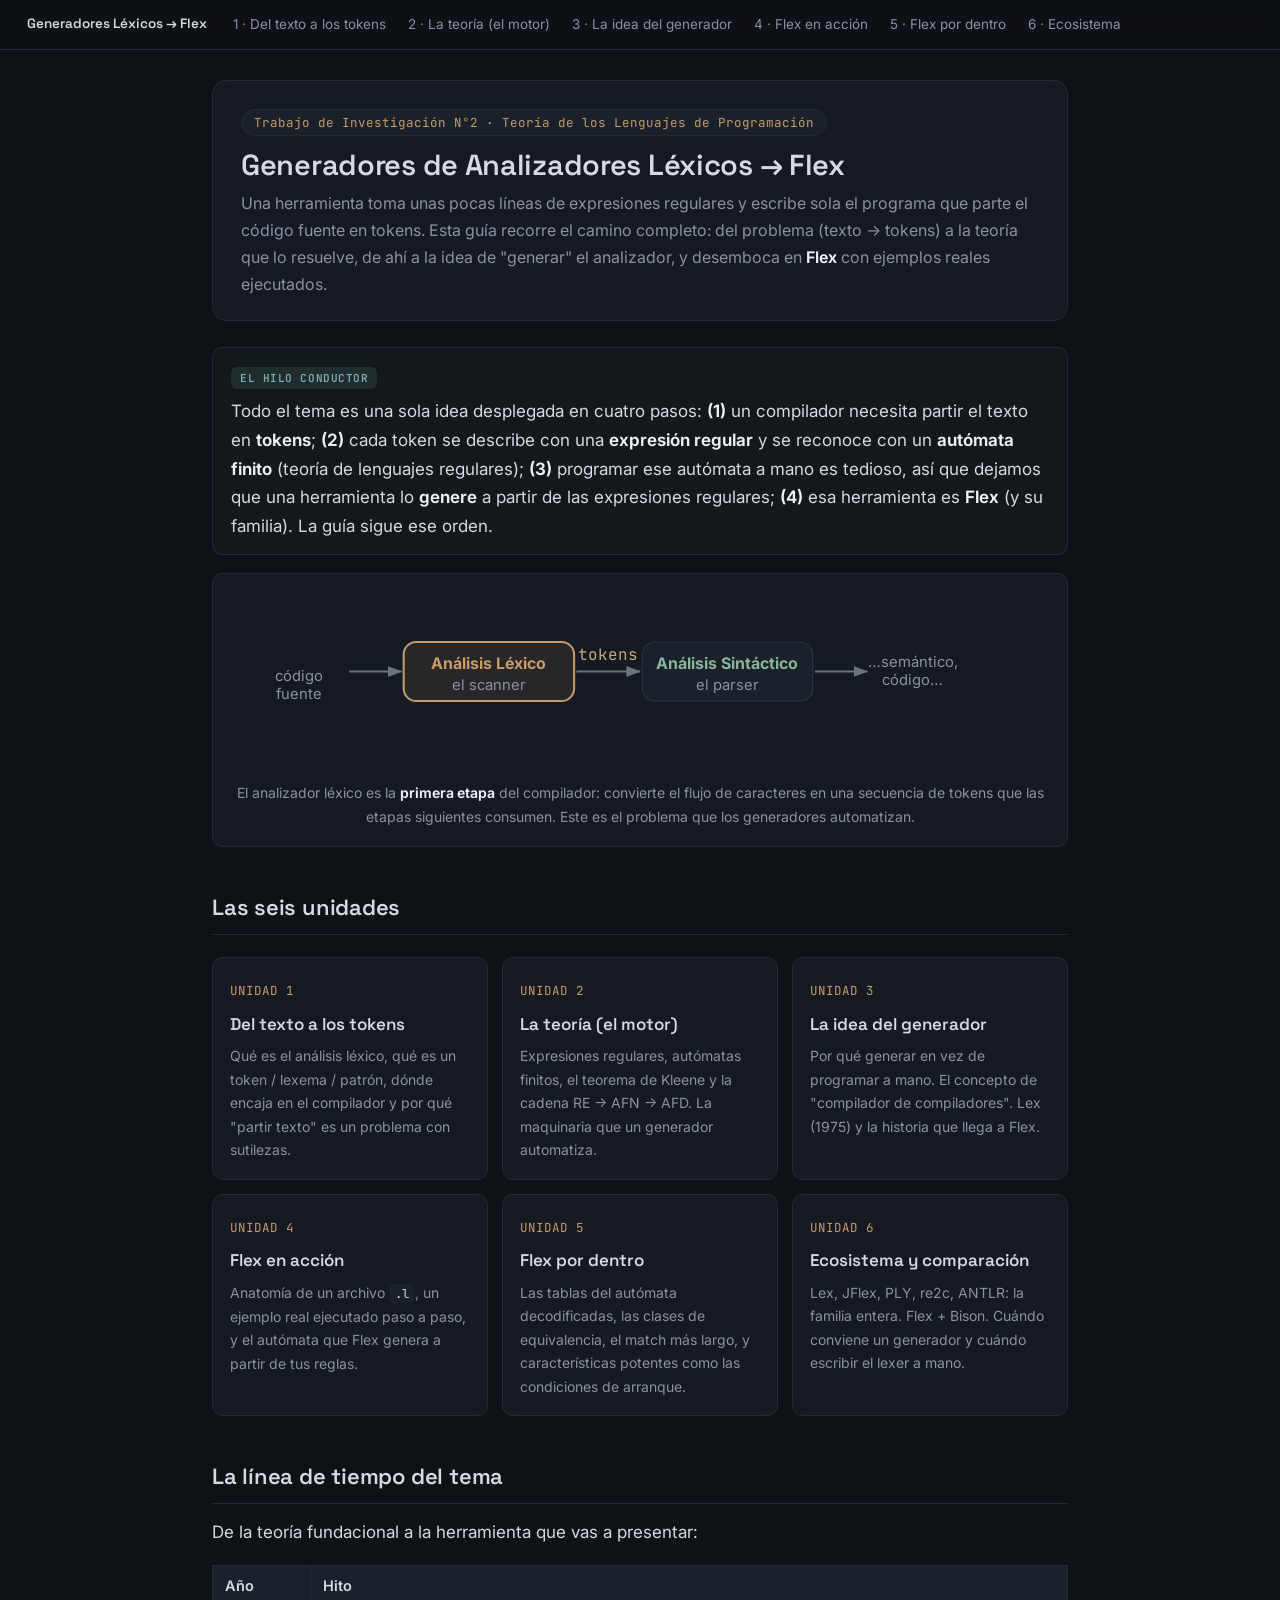
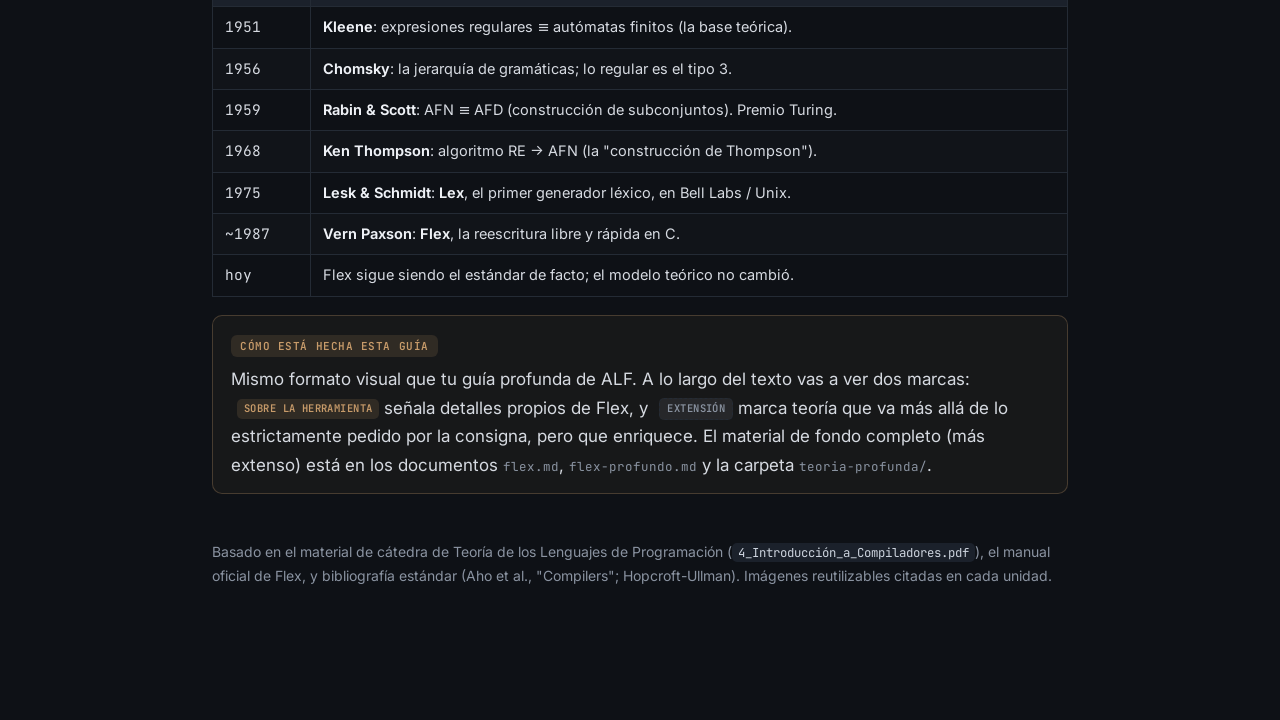
<file: guia-generadores-lexicos/index.html>
<!DOCTYPE html>
<html lang="es">
<head>
<meta charset="UTF-8">
<meta name="viewport" content="width=device-width, initial-scale=1.0">
<title>Generadores de Analizadores Léxicos → Flex</title>
<link rel="stylesheet" href="styles.css">
</head>
<body>
<nav class="nav">
  <a class="home" href="index.html">Generadores Léxicos → Flex</a>
  <a href="u1-del-texto-a-los-tokens.html">1 · Del texto a los tokens</a>
  <a href="u2-la-teoria-el-motor.html">2 · La teoría (el motor)</a>
  <a href="u3-la-idea-del-generador.html">3 · La idea del generador</a>
  <a href="u4-flex-en-accion.html">4 · Flex en acción</a>
  <a href="u5-flex-por-dentro.html">5 · Flex por dentro</a>
  <a href="u6-ecosistema-y-comparacion.html">6 · Ecosistema</a>
</nav>

<main>
  <div class="hero">
    <span class="tag">Trabajo de Investigación N°2 · Teoría de los Lenguajes de Programación</span>
    <h1>Generadores de Analizadores Léxicos → Flex</h1>
    <p>Una herramienta toma unas pocas líneas de expresiones regulares y escribe sola el programa que parte el código fuente en tokens. Esta guía recorre el camino completo: del problema (texto → tokens) a la teoría que lo resuelve, de ahí a la idea de "generar" el analizador, y desemboca en <strong>Flex</strong> con ejemplos reales ejecutados.</p>
  </div>

  <div class="box clave">
    <span class="et">El hilo conductor</span>
    <p>Todo el tema es una sola idea desplegada en cuatro pasos: <strong>(1)</strong> un compilador necesita partir el texto en <strong>tokens</strong>; <strong>(2)</strong> cada token se describe con una <strong>expresión regular</strong> y se reconoce con un <strong>autómata finito</strong> (teoría de lenguajes regulares); <strong>(3)</strong> programar ese autómata a mano es tedioso, así que dejamos que una herramienta lo <strong>genere</strong> a partir de las expresiones regulares; <strong>(4)</strong> esa herramienta es <strong>Flex</strong> (y su familia). La guía sigue ese orden.</p>
  </div>

  <div class="diagrama">
    <svg viewBox="0 0 720 150" role="img" aria-label="El analizador léxico es la primera etapa del compilador">
      <defs><marker id="flecha" markerWidth="10" markerHeight="10" refX="7.5" refY="3" orient="auto" markerUnits="strokeWidth"><path d="M0,0 L8,3 L0,6 Z" fill="#6b7480"/></marker></defs>
      <text x="60" y="78" text-anchor="middle" class="svg-cap">código<tspan x="60" dy="16">fuente</tspan></text>
      <line class="svg-arco" x1="104" y1="70" x2="150" y2="70"/>
      <rect x="152" y="44" width="150" height="52" rx="11" fill="rgba(199,155,106,0.10)" stroke="#c79b6a" stroke-width="1.8"/>
      <text x="227" y="68" text-anchor="middle" font-family="Inter, sans-serif" font-size="14" font-weight="700" fill="#c79b6a">Análisis Léxico</text>
      <text x="227" y="86" text-anchor="middle" class="svg-cap">el scanner</text>
      <line class="svg-arco" x1="304" y1="70" x2="360" y2="70"/>
      <text x="332" y="60" text-anchor="middle" class="svg-rotulo" font-size="12">tokens</text>
      <rect x="362" y="44" width="150" height="52" rx="11" fill="#1b212b" stroke="#2a3340"/>
      <text x="437" y="68" text-anchor="middle" font-family="Inter, sans-serif" font-size="14" font-weight="700" fill="#8ab59a">Análisis Sintáctico</text>
      <text x="437" y="86" text-anchor="middle" class="svg-cap">el parser</text>
      <line class="svg-arco" x1="514" y1="70" x2="560" y2="70"/>
      <text x="600" y="66" text-anchor="middle" class="svg-cap">…semántico,</text>
      <text x="600" y="82" text-anchor="middle" class="svg-cap">código…</text>
    </svg>
    <div class="pie center">El analizador léxico es la <strong>primera etapa</strong> del compilador: convierte el flujo de caracteres en una secuencia de tokens que las etapas siguientes consumen. Este es el problema que los generadores automatizan.</div>
  </div>

  <h2>Las seis unidades</h2>
  <div class="grid">
    <a class="tarjeta" href="u1-del-texto-a-los-tokens.html">
      <span class="num">UNIDAD 1</span>
      <h3>Del texto a los tokens</h3>
      <p>Qué es el análisis léxico, qué es un token / lexema / patrón, dónde encaja en el compilador y por qué "partir texto" es un problema con sutilezas.</p>
    </a>
    <a class="tarjeta" href="u2-la-teoria-el-motor.html">
      <span class="num">UNIDAD 2</span>
      <h3>La teoría (el motor)</h3>
      <p>Expresiones regulares, autómatas finitos, el teorema de Kleene y la cadena RE → AFN → AFD. La maquinaria que un generador automatiza.</p>
    </a>
    <a class="tarjeta" href="u3-la-idea-del-generador.html">
      <span class="num">UNIDAD 3</span>
      <h3>La idea del generador</h3>
      <p>Por qué generar en vez de programar a mano. El concepto de "compilador de compiladores". Lex (1975) y la historia que llega a Flex.</p>
    </a>
    <a class="tarjeta" href="u4-flex-en-accion.html">
      <span class="num">UNIDAD 4</span>
      <h3>Flex en acción</h3>
      <p>Anatomía de un archivo <code>.l</code>, un ejemplo real ejecutado paso a paso, y el autómata que Flex genera a partir de tus reglas.</p>
    </a>
    <a class="tarjeta" href="u5-flex-por-dentro.html">
      <span class="num">UNIDAD 5</span>
      <h3>Flex por dentro</h3>
      <p>Las tablas del autómata decodificadas, las clases de equivalencia, el match más largo, y características potentes como las condiciones de arranque.</p>
    </a>
    <a class="tarjeta" href="u6-ecosistema-y-comparacion.html">
      <span class="num">UNIDAD 6</span>
      <h3>Ecosistema y comparación</h3>
      <p>Lex, JFlex, PLY, re2c, ANTLR: la familia entera. Flex + Bison. Cuándo conviene un generador y cuándo escribir el lexer a mano.</p>
    </a>
  </div>

  <h2>La línea de tiempo del tema</h2>
  <p>De la teoría fundacional a la herramienta que vas a presentar:</p>
  <table>
    <thead><tr><th>Año</th><th>Hito</th></tr></thead>
    <tbody>
      <tr><td class="mono">1951</td><td><strong>Kleene</strong>: expresiones regulares ≡ autómatas finitos (la base teórica).</td></tr>
      <tr><td class="mono">1956</td><td><strong>Chomsky</strong>: la jerarquía de gramáticas; lo regular es el tipo 3.</td></tr>
      <tr><td class="mono">1959</td><td><strong>Rabin &amp; Scott</strong>: AFN ≡ AFD (construcción de subconjuntos). Premio Turing.</td></tr>
      <tr><td class="mono">1968</td><td><strong>Ken Thompson</strong>: algoritmo RE → AFN (la "construcción de Thompson").</td></tr>
      <tr><td class="mono">1975</td><td><strong>Lesk &amp; Schmidt</strong>: <strong>Lex</strong>, el primer generador léxico, en Bell Labs / Unix.</td></tr>
      <tr><td class="mono">~1987</td><td><strong>Vern Paxson</strong>: <strong>Flex</strong>, la reescritura libre y rápida en C.</td></tr>
      <tr><td class="mono">hoy</td><td>Flex sigue siendo el estándar de facto; el modelo teórico no cambió.</td></tr>
    </tbody>
  </table>

  <div class="box tool">
    <span class="et">Cómo está hecha esta guía</span>
    <p>Mismo formato visual que tu guía profunda de ALF. A lo largo del texto vas a ver dos marcas: <span class="badge badge-tool">Sobre la herramienta</span> señala detalles propios de Flex, y <span class="badge badge-ext">Extensión</span> marca teoría que va más allá de lo estrictamente pedido por la consigna, pero que enriquece. El material de fondo completo (más extenso) está en los documentos <span class="refdoc">flex.md</span>, <span class="refdoc">flex-profundo.md</span> y la carpeta <span class="refdoc">teoria-profunda/</span>.</p>
  </div>

  <p style="color:var(--text-dim); font-size:14px; margin-top:46px;">Basado en el material de cátedra de Teoría de los Lenguajes de Programación (<code>4_Introducción_a_Compiladores.pdf</code>), el manual oficial de Flex, y bibliografía estándar (Aho et al., "Compilers"; Hopcroft-Ullman). Imágenes reutilizables citadas en cada unidad.</p>
</main>
<script src="toc.js" defer></script>
</body>
</html>
</file>
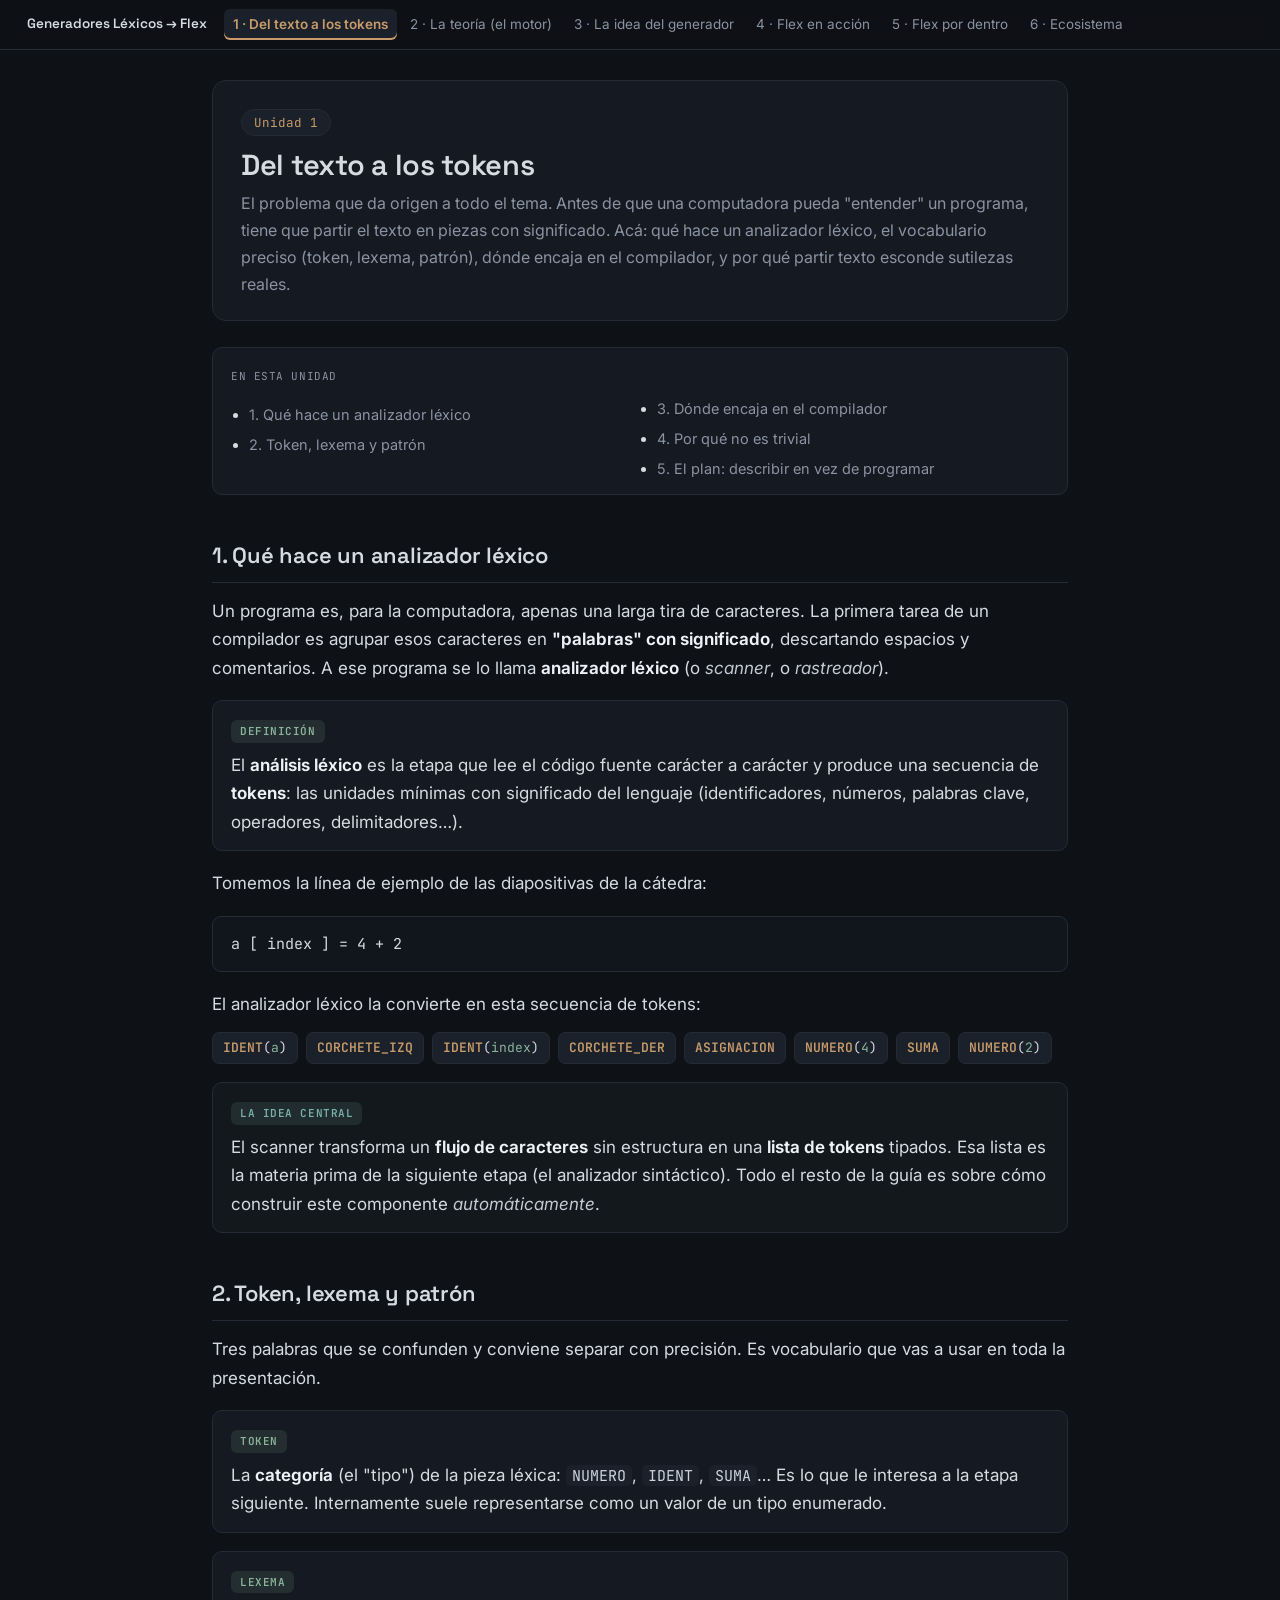
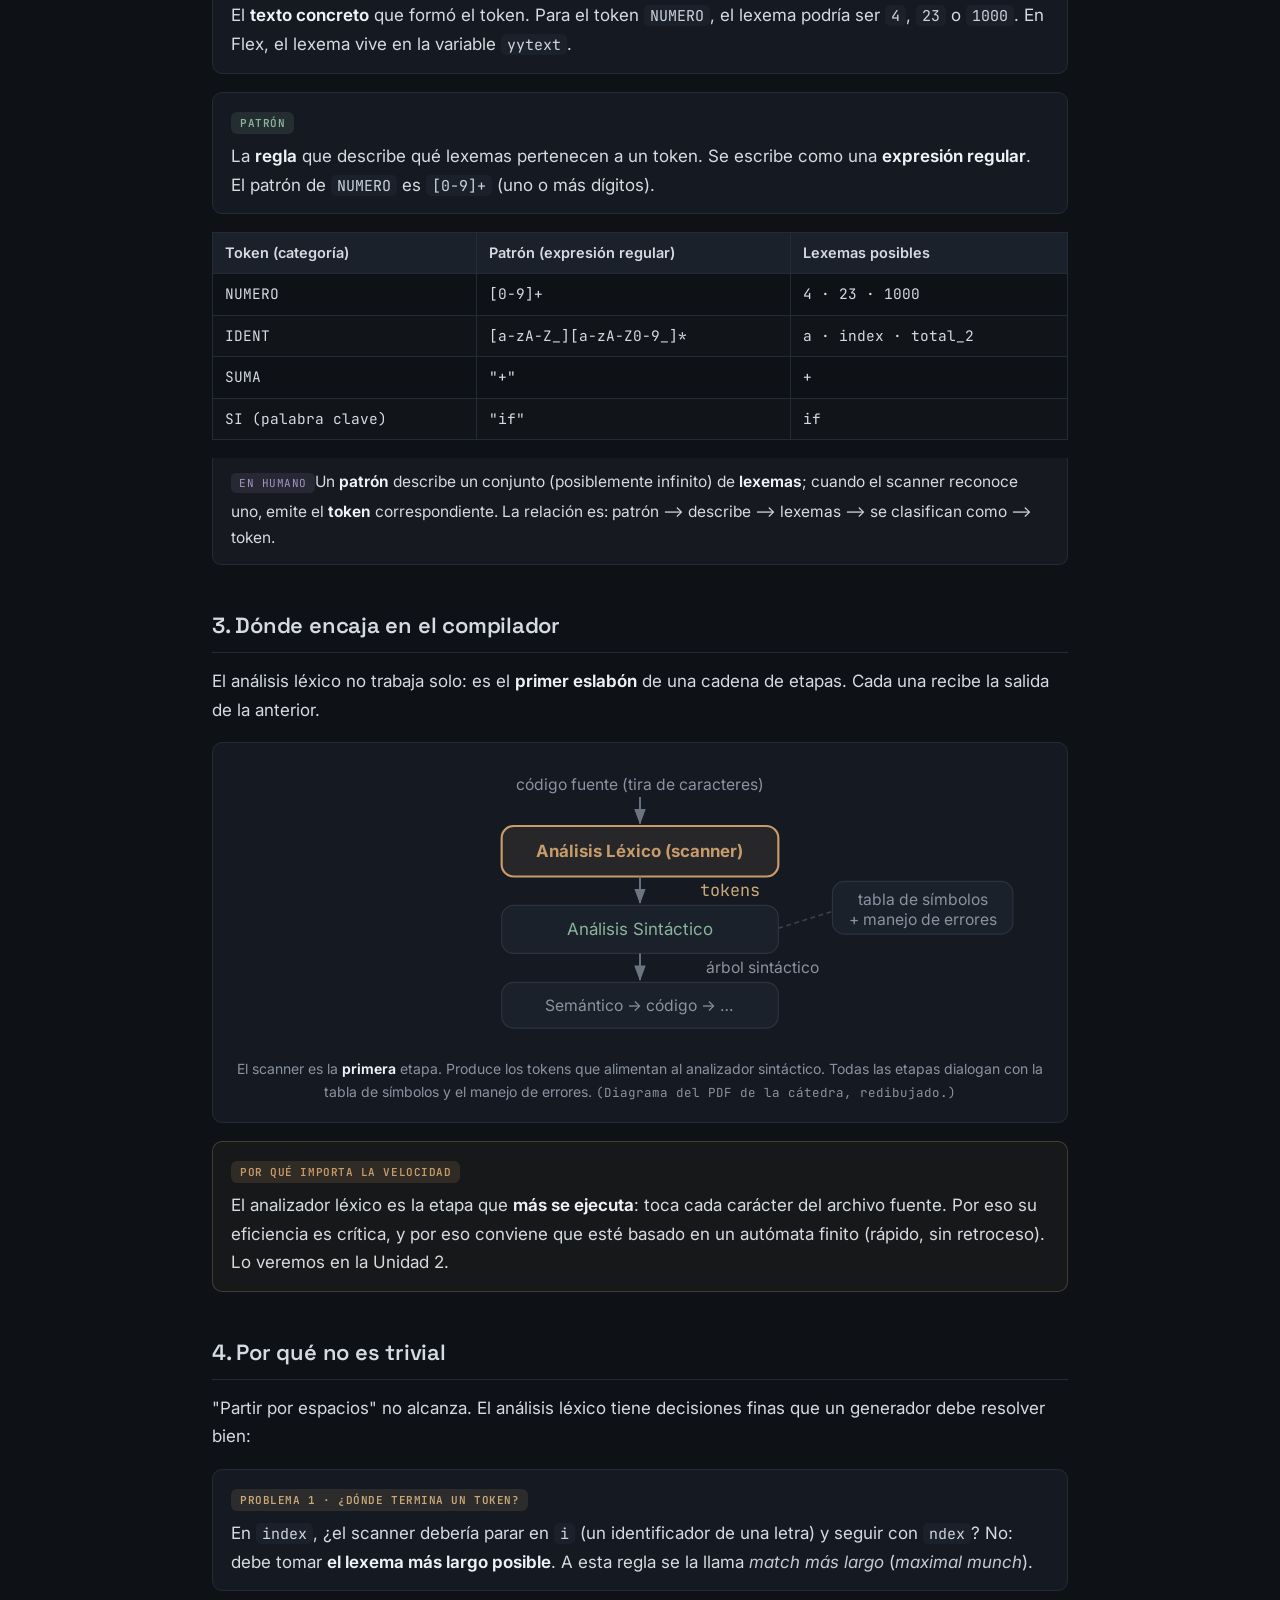
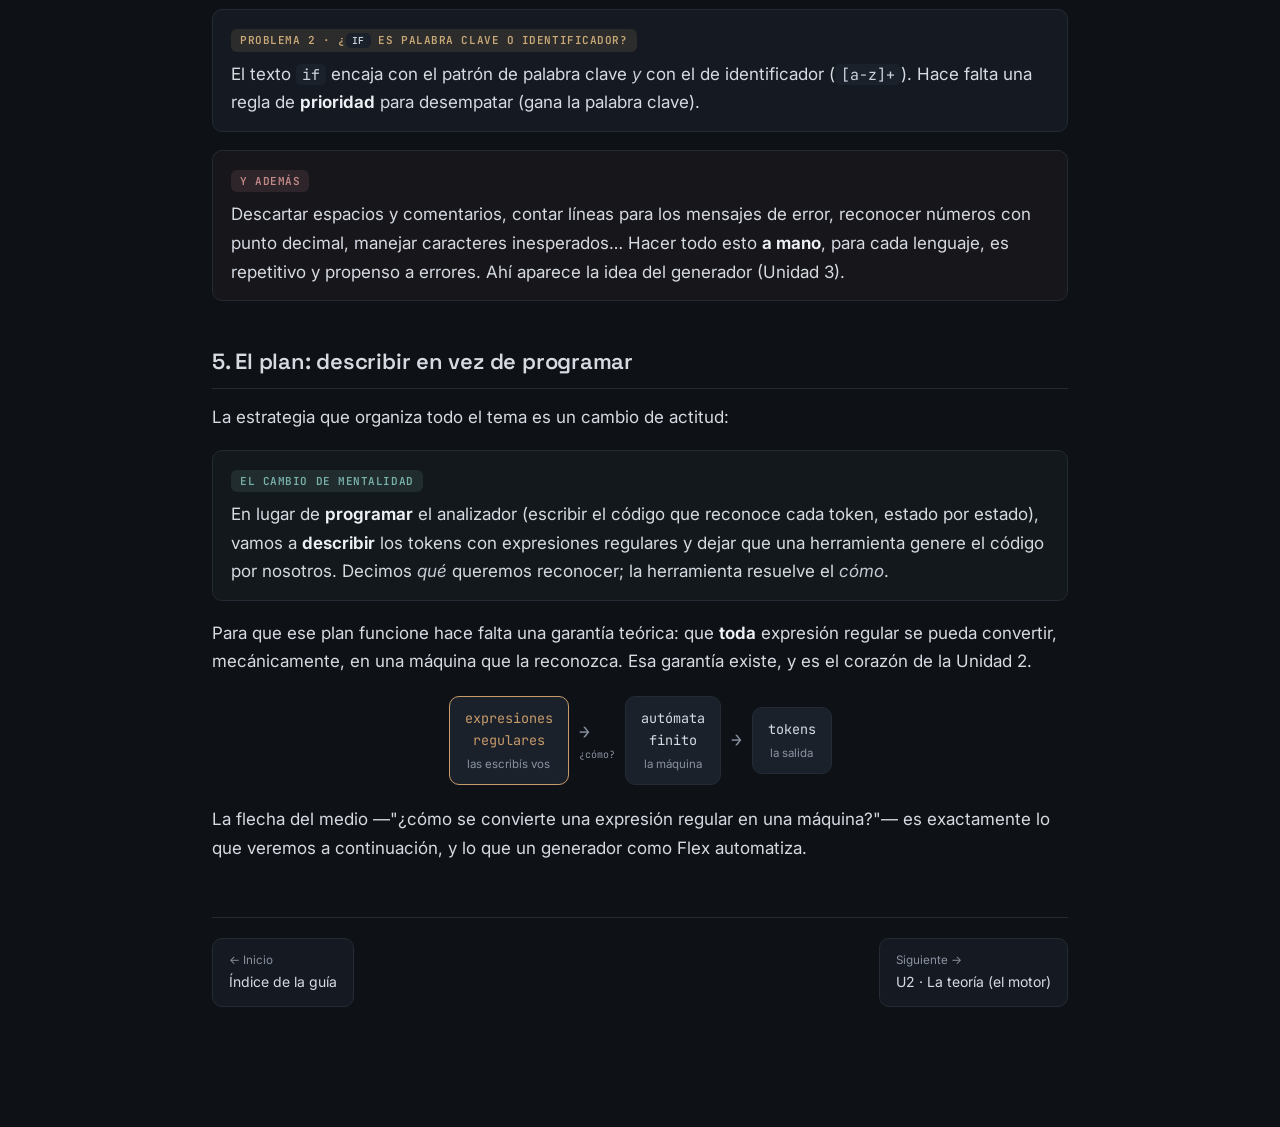
<file: guia-generadores-lexicos/u1-del-texto-a-los-tokens.html>
<!DOCTYPE html>
<html lang="es">
<head>
<meta charset="UTF-8">
<meta name="viewport" content="width=device-width, initial-scale=1.0">
<title>U1 · Del texto a los tokens — Generadores Léxicos</title>
<link rel="stylesheet" href="styles.css">
</head>
<body>
<nav class="nav">
  <a class="home" href="index.html">Generadores Léxicos → Flex</a>
  <a class="activo" href="u1-del-texto-a-los-tokens.html">1 · Del texto a los tokens</a>
  <a href="u2-la-teoria-el-motor.html">2 · La teoría (el motor)</a>
  <a href="u3-la-idea-del-generador.html">3 · La idea del generador</a>
  <a href="u4-flex-en-accion.html">4 · Flex en acción</a>
  <a href="u5-flex-por-dentro.html">5 · Flex por dentro</a>
  <a href="u6-ecosistema-y-comparacion.html">6 · Ecosistema</a>
</nav>

<main>
  <div class="hero">
    <span class="tag">Unidad 1</span>
    <h1>Del texto a los tokens</h1>
    <p>El problema que da origen a todo el tema. Antes de que una computadora pueda "entender" un programa, tiene que partir el texto en piezas con significado. Acá: qué hace un analizador léxico, el vocabulario preciso (token, lexema, patrón), dónde encaja en el compilador, y por qué partir texto esconde sutilezas reales.</p>
  </div>

  <div class="toc">
    <span class="et">En esta unidad</span>
    <ul>
      <li><a href="#que-hace">1. Qué hace un analizador léxico</a></li>
      <li><a href="#vocabulario">2. Token, lexema y patrón</a></li>
      <li><a href="#compilador">3. Dónde encaja en el compilador</a></li>
      <li><a href="#sutil">4. Por qué no es trivial</a></li>
      <li><a href="#plan">5. El plan: describir en vez de programar</a></li>
    </ul>
  </div>

  <h2 id="que-hace">1. Qué hace un analizador léxico</h2>
  <p>Un programa es, para la computadora, apenas una larga tira de caracteres. La primera tarea de un compilador es agrupar esos caracteres en <strong>"palabras" con significado</strong>, descartando espacios y comentarios. A ese programa se lo llama <strong>analizador léxico</strong> (o <em>scanner</em>, o <em>rastreador</em>).</p>

  <div class="box def">
    <span class="et">Definición</span>
    <p>El <strong>análisis léxico</strong> es la etapa que lee el código fuente carácter a carácter y produce una secuencia de <strong>tokens</strong>: las unidades mínimas con significado del lenguaje (identificadores, números, palabras clave, operadores, delimitadores…).</p>
  </div>

  <p>Tomemos la línea de ejemplo de las diapositivas de la cátedra:</p>
  <div class="formula sola">a [ index ] = 4 + 2</div>
  <p>El analizador léxico la convierte en esta secuencia de tokens:</p>
  <div class="tokens">
    <span class="tok"><b>IDENT</b>(<span class="lex">a</span>)</span>
    <span class="tok"><b>CORCHETE_IZQ</b></span>
    <span class="tok"><b>IDENT</b>(<span class="lex">index</span>)</span>
    <span class="tok"><b>CORCHETE_DER</b></span>
    <span class="tok"><b>ASIGNACION</b></span>
    <span class="tok"><b>NUMERO</b>(<span class="lex">4</span>)</span>
    <span class="tok"><b>SUMA</b></span>
    <span class="tok"><b>NUMERO</b>(<span class="lex">2</span>)</span>
  </div>
  <div class="box clave">
    <span class="et">La idea central</span>
    <p>El scanner transforma un <strong>flujo de caracteres</strong> sin estructura en una <strong>lista de tokens</strong> tipados. Esa lista es la materia prima de la siguiente etapa (el analizador sintáctico). Todo el resto de la guía es sobre cómo construir este componente <em>automáticamente</em>.</p>
  </div>

  <h2 id="vocabulario">2. Token, lexema y patrón</h2>
  <p>Tres palabras que se confunden y conviene separar con precisión. Es vocabulario que vas a usar en toda la presentación.</p>

  <div class="box def">
    <span class="et">Token</span>
    <p>La <strong>categoría</strong> (el "tipo") de la pieza léxica: <code>NUMERO</code>, <code>IDENT</code>, <code>SUMA</code>… Es lo que le interesa a la etapa siguiente. Internamente suele representarse como un valor de un tipo enumerado.</p>
  </div>
  <div class="box def">
    <span class="et">Lexema</span>
    <p>El <strong>texto concreto</strong> que formó el token. Para el token <code>NUMERO</code>, el lexema podría ser <code>4</code>, <code>23</code> o <code>1000</code>. En Flex, el lexema vive en la variable <code>yytext</code>.</p>
  </div>
  <div class="box def">
    <span class="et">Patrón</span>
    <p>La <strong>regla</strong> que describe qué lexemas pertenecen a un token. Se escribe como una <strong>expresión regular</strong>. El patrón de <code>NUMERO</code> es <code>[0-9]+</code> (uno o más dígitos).</p>
  </div>

  <table>
    <thead><tr><th>Token (categoría)</th><th>Patrón (expresión regular)</th><th>Lexemas posibles</th></tr></thead>
    <tbody>
      <tr><td class="mono">NUMERO</td><td class="mono">[0-9]+</td><td class="mono">4 · 23 · 1000</td></tr>
      <tr><td class="mono">IDENT</td><td class="mono">[a-zA-Z_][a-zA-Z0-9_]*</td><td class="mono">a · index · total_2</td></tr>
      <tr><td class="mono">SUMA</td><td class="mono">"+"</td><td class="mono">+</td></tr>
      <tr><td class="mono">SI (palabra clave)</td><td class="mono">"if"</td><td class="mono">if</td></tr>
    </tbody>
  </table>
  <div class="trad">Un <strong>patrón</strong> describe un conjunto (posiblemente infinito) de <strong>lexemas</strong>; cuando el scanner reconoce uno, emite el <strong>token</strong> correspondiente. La relación es: patrón ⟶ describe ⟶ lexemas ⟶ se clasifican como ⟶ token.</div>

  <h2 id="compilador">3. Dónde encaja en el compilador</h2>
  <p>El análisis léxico no trabaja solo: es el <strong>primer eslabón</strong> de una cadena de etapas. Cada una recibe la salida de la anterior.</p>

  <div class="diagrama">
    <svg viewBox="0 0 680 230" role="img" aria-label="Las etapas del compilador, con el análisis léxico como primera">
      <defs><marker id="flecha" markerWidth="10" markerHeight="10" refX="7.5" refY="3" orient="auto" markerUnits="strokeWidth"><path d="M0,0 L8,3 L0,6 Z" fill="#6b7480"/></marker></defs>
      <text x="340" y="24" text-anchor="middle" class="svg-cap">código fuente (tira de caracteres)</text>
      <line class="svg-arco" x1="340" y1="30" x2="340" y2="52"/>
      <rect x="225" y="54" width="230" height="42" rx="10" fill="rgba(199,155,106,0.10)" stroke="#c79b6a" stroke-width="1.8"/>
      <text x="340" y="80" text-anchor="middle" font-family="Inter, sans-serif" font-size="14" font-weight="700" fill="#c79b6a">Análisis Léxico (scanner)</text>
      <line class="svg-arco" x1="340" y1="96" x2="340" y2="118"/>
      <text x="390" y="112" text-anchor="start" class="svg-rotulo" font-size="12">tokens</text>
      <rect x="225" y="120" width="230" height="40" rx="10" fill="#1b212b" stroke="#2a3340"/>
      <text x="340" y="145" text-anchor="middle" font-family="Inter, sans-serif" font-size="14" fill="#8ab59a">Análisis Sintáctico</text>
      <line class="svg-arco" x1="340" y1="160" x2="340" y2="182"/>
      <text x="395" y="176" text-anchor="start" class="svg-cap">árbol sintáctico</text>
      <rect x="225" y="184" width="230" height="38" rx="10" fill="#1b212b" stroke="#2a3340"/>
      <text x="340" y="208" text-anchor="middle" font-family="Inter, sans-serif" font-size="13" fill="#8a93a1">Semántico → código → …</text>
      <rect x="500" y="100" width="150" height="44" rx="10" fill="var(--bg-soft)" stroke="#2a3340"/>
      <text x="575" y="120" text-anchor="middle" class="svg-cap">tabla de símbolos</text>
      <text x="575" y="136" text-anchor="middle" class="svg-cap">+ manejo de errores</text>
      <line x1="455" y1="139" x2="500" y2="125" stroke="#3a4350" stroke-width="1.2" stroke-dasharray="4 3"/>
    </svg>
    <div class="pie center">El scanner es la <strong>primera</strong> etapa. Produce los tokens que alimentan al analizador sintáctico. Todas las etapas dialogan con la tabla de símbolos y el manejo de errores. <span class="refdoc">(Diagrama del PDF de la cátedra, redibujado.)</span></div>
  </div>

  <div class="box tool">
    <span class="et">Por qué importa la velocidad</span>
    <p>El analizador léxico es la etapa que <strong>más se ejecuta</strong>: toca cada carácter del archivo fuente. Por eso su eficiencia es crítica, y por eso conviene que esté basado en un autómata finito (rápido, sin retroceso). Lo veremos en la Unidad 2.</p>
  </div>

  <h2 id="sutil">4. Por qué no es trivial</h2>
  <p>"Partir por espacios" no alcanza. El análisis léxico tiene decisiones finas que un generador debe resolver bien:</p>

  <div class="box ej">
    <span class="et">Problema 1 · ¿Dónde termina un token?</span>
    <p>En <code>index</code>, ¿el scanner debería parar en <code>i</code> (un identificador de una letra) y seguir con <code>ndex</code>? No: debe tomar <strong>el lexema más largo posible</strong>. A esta regla se la llama <em>match más largo</em> (<em>maximal munch</em>).</p>
  </div>
  <div class="box ej">
    <span class="et">Problema 2 · ¿<code>if</code> es palabra clave o identificador?</span>
    <p>El texto <code>if</code> encaja con el patrón de palabra clave <em>y</em> con el de identificador (<code>[a-z]+</code>). Hace falta una regla de <strong>prioridad</strong> para desempatar (gana la palabra clave).</p>
  </div>
  <div class="box ojo">
    <span class="et">Y además</span>
    <p>Descartar espacios y comentarios, contar líneas para los mensajes de error, reconocer números con punto decimal, manejar caracteres inesperados… Hacer todo esto <strong>a mano</strong>, para cada lenguaje, es repetitivo y propenso a errores. Ahí aparece la idea del generador (Unidad 3).</p>
  </div>

  <h2 id="plan">5. El plan: describir en vez de programar</h2>
  <p>La estrategia que organiza todo el tema es un cambio de actitud:</p>

  <div class="box clave">
    <span class="et">El cambio de mentalidad</span>
    <p>En lugar de <strong>programar</strong> el analizador (escribir el código que reconoce cada token, estado por estado), vamos a <strong>describir</strong> los tokens con expresiones regulares y dejar que una herramienta genere el código por nosotros. Decimos <em>qué</em> queremos reconocer; la herramienta resuelve el <em>cómo</em>.</p>
  </div>

  <p>Para que ese plan funcione hace falta una garantía teórica: que <strong>toda</strong> expresión regular se pueda convertir, mecánicamente, en una máquina que la reconozca. Esa garantía existe, y es el corazón de la Unidad 2.</p>

  <div class="flujo">
    <span class="etapa foco">expresiones<br>regulares<small>las escribís vos</small></span>
    <span class="flecha">→<small>¿cómo?</small></span>
    <span class="etapa">autómata<br>finito<small>la máquina</small></span>
    <span class="flecha">→</span>
    <span class="etapa">tokens<small>la salida</small></span>
  </div>
  <p>La flecha del medio —"¿cómo se convierte una expresión regular en una máquina?"— es exactamente lo que veremos a continuación, y lo que un generador como Flex automatiza.</p>

  <div class="pasos">
    <a href="index.html"><small>← Inicio</small>Índice de la guía</a>
    <a href="u2-la-teoria-el-motor.html"><small>Siguiente →</small>U2 · La teoría (el motor)</a>
  </div>
</main>
<script src="toc.js" defer></script>
</body>
</html>
</file>
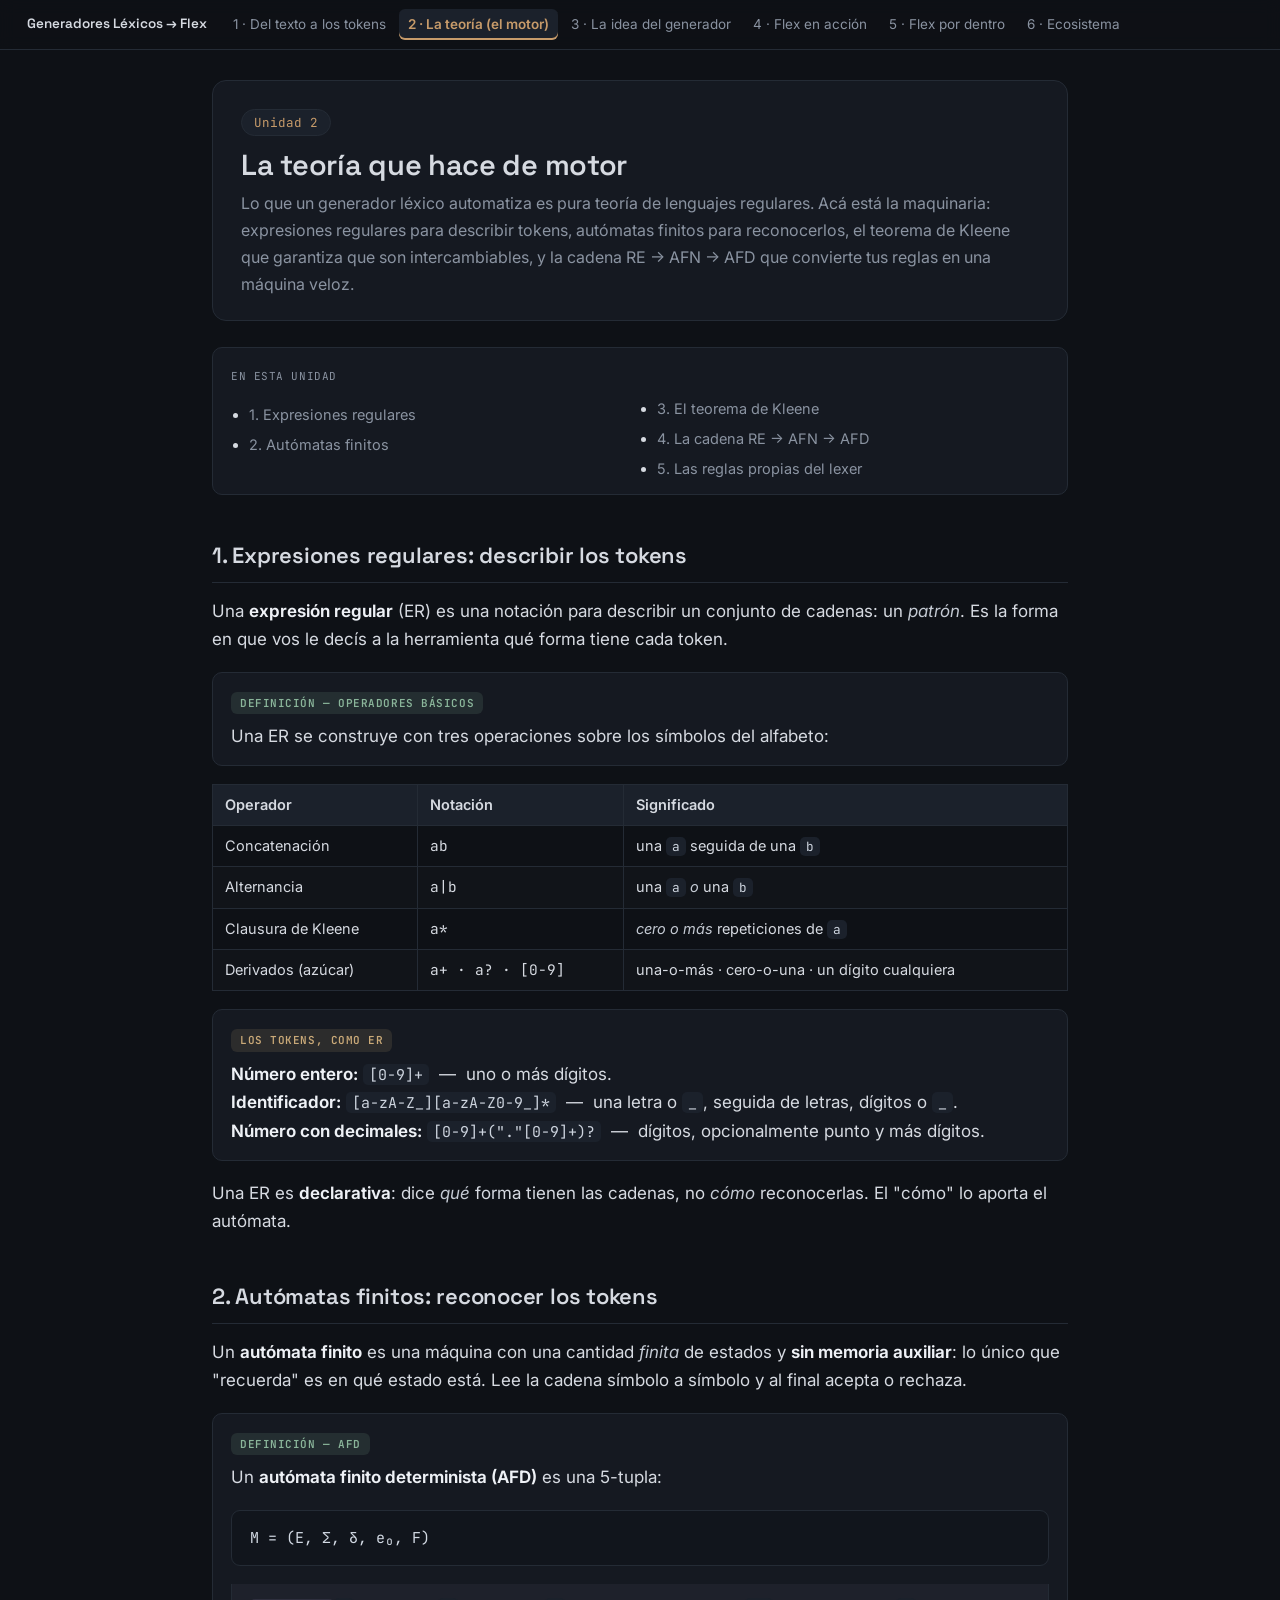
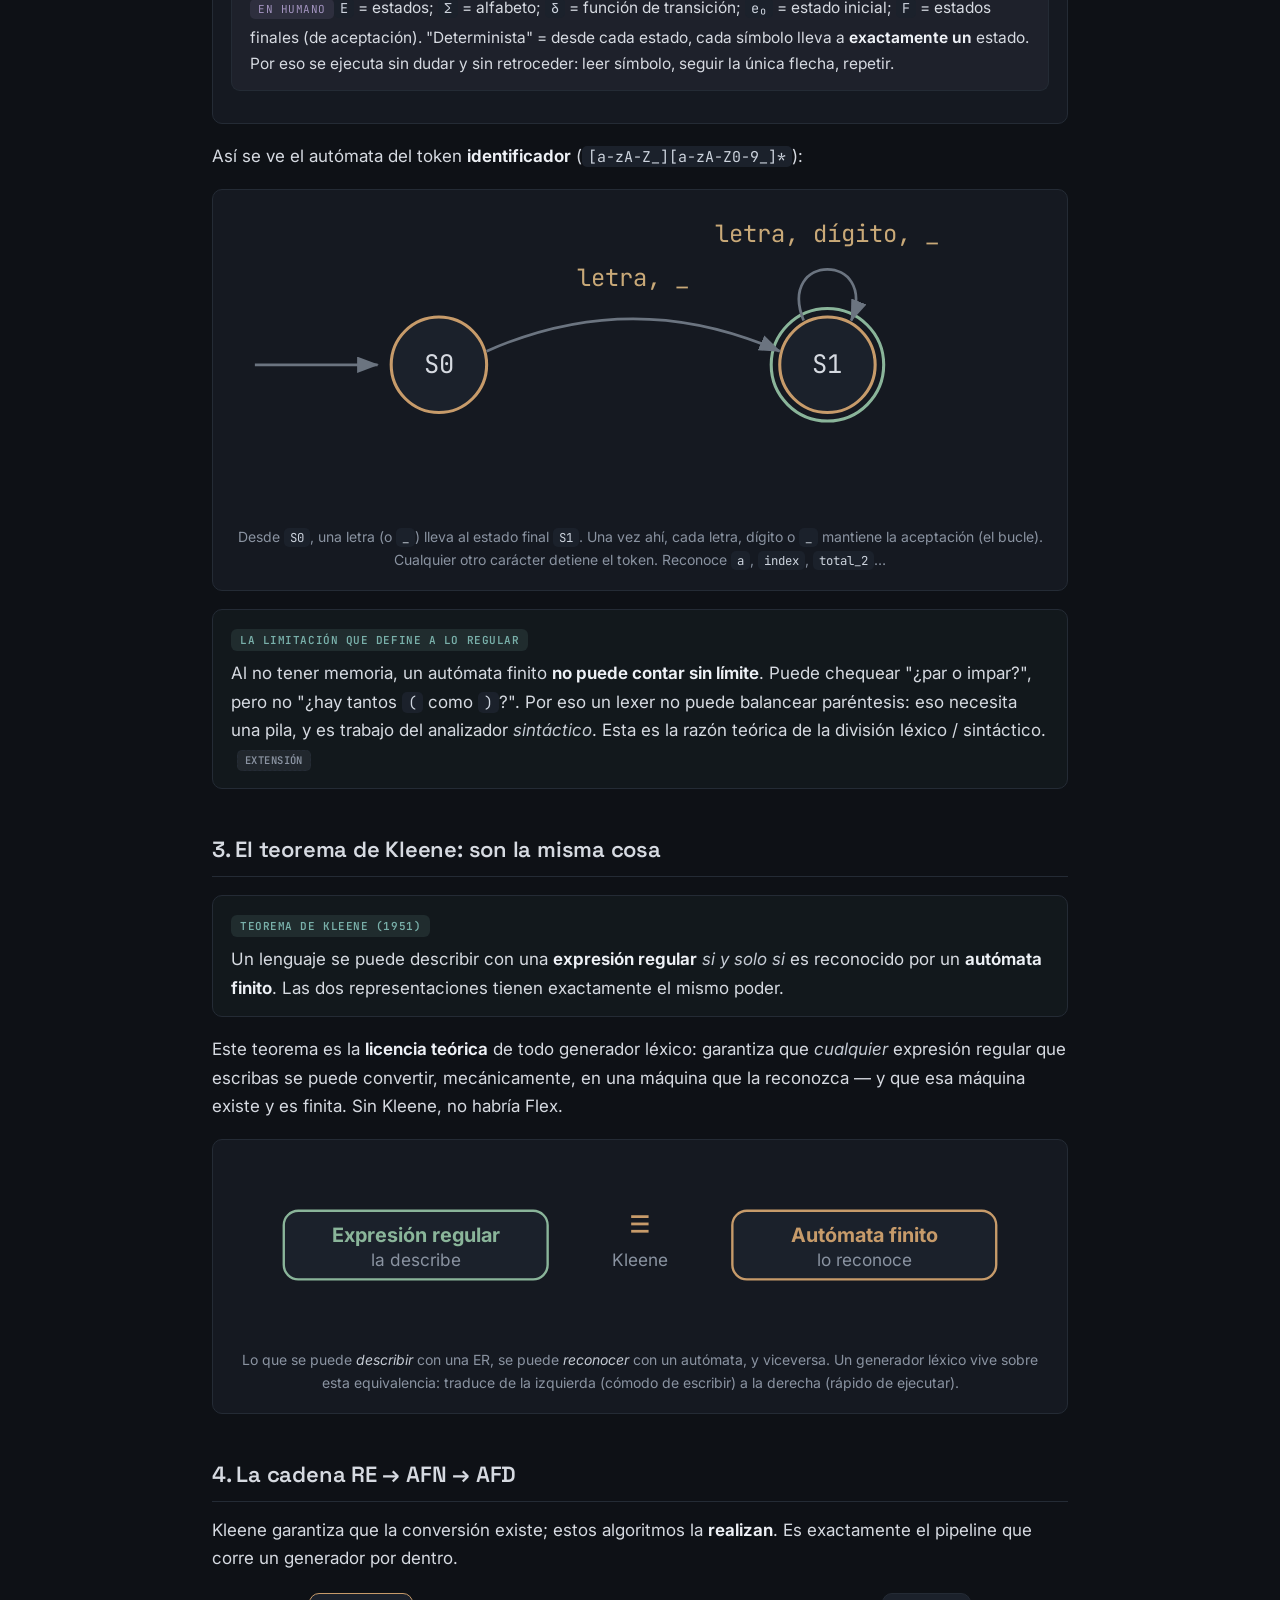
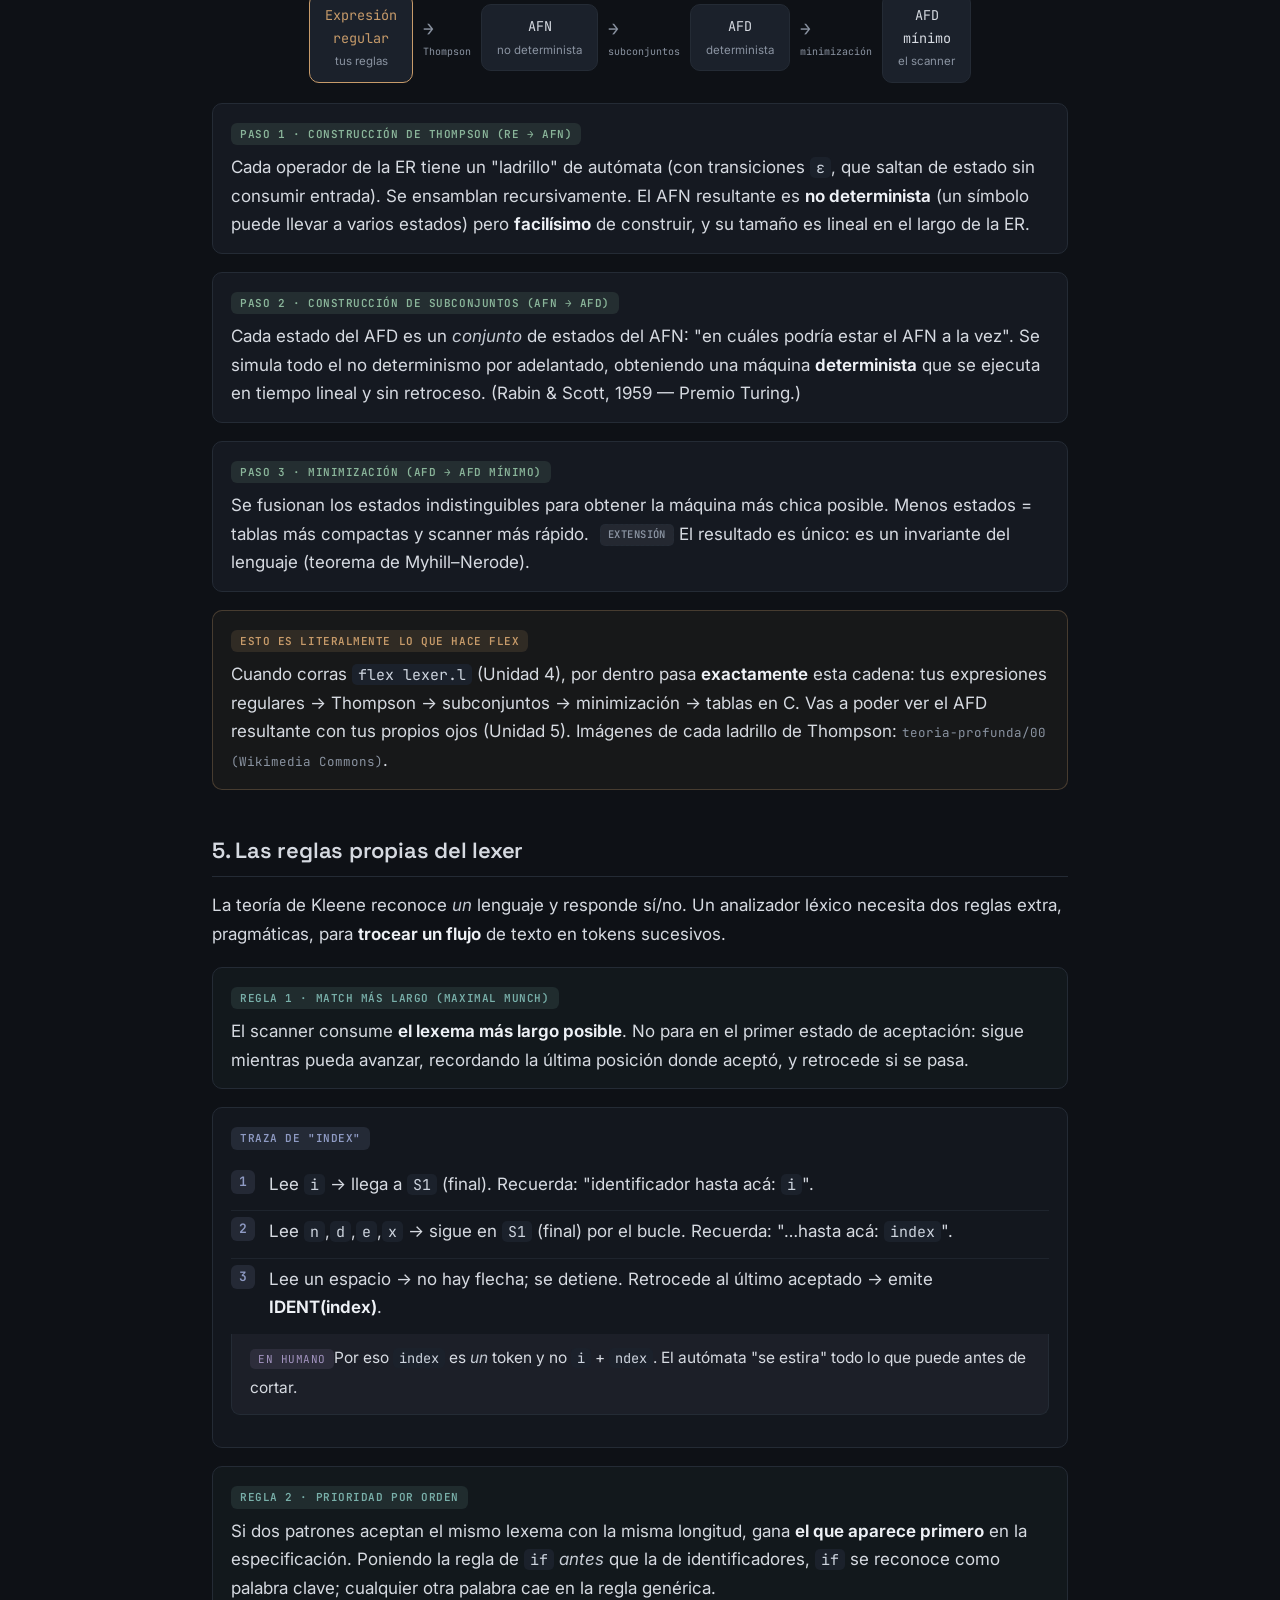
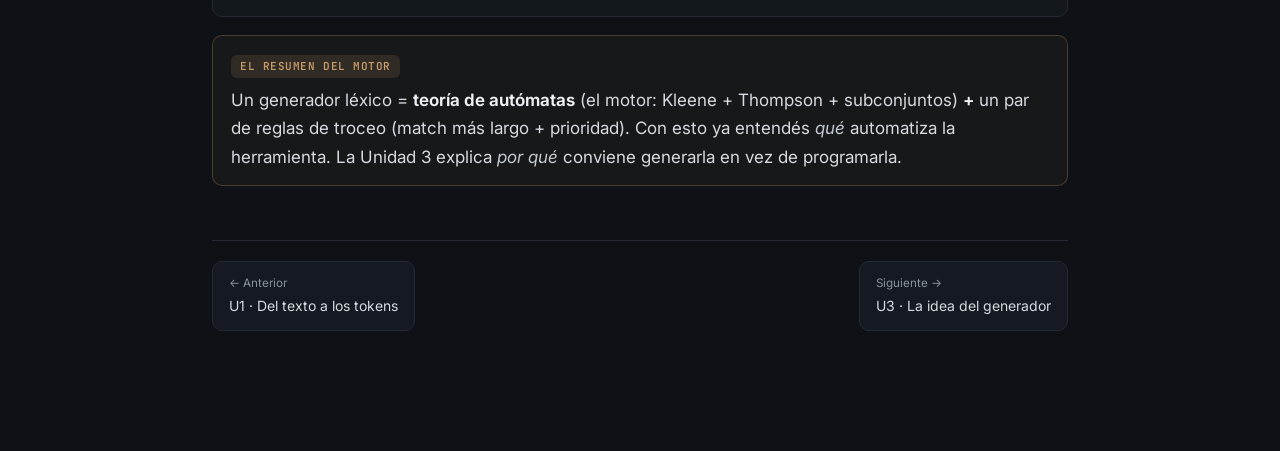
<file: guia-generadores-lexicos/u2-la-teoria-el-motor.html>
<!DOCTYPE html>
<html lang="es">
<head>
<meta charset="UTF-8">
<meta name="viewport" content="width=device-width, initial-scale=1.0">
<title>U2 · La teoría (el motor) — Generadores Léxicos</title>
<link rel="stylesheet" href="styles.css">
</head>
<body>
<nav class="nav">
  <a class="home" href="index.html">Generadores Léxicos → Flex</a>
  <a href="u1-del-texto-a-los-tokens.html">1 · Del texto a los tokens</a>
  <a class="activo" href="u2-la-teoria-el-motor.html">2 · La teoría (el motor)</a>
  <a href="u3-la-idea-del-generador.html">3 · La idea del generador</a>
  <a href="u4-flex-en-accion.html">4 · Flex en acción</a>
  <a href="u5-flex-por-dentro.html">5 · Flex por dentro</a>
  <a href="u6-ecosistema-y-comparacion.html">6 · Ecosistema</a>
</nav>

<main>
  <div class="hero">
    <span class="tag">Unidad 2</span>
    <h1>La teoría que hace de motor</h1>
    <p>Lo que un generador léxico automatiza es pura teoría de lenguajes regulares. Acá está la maquinaria: expresiones regulares para describir tokens, autómatas finitos para reconocerlos, el teorema de Kleene que garantiza que son intercambiables, y la cadena RE → AFN → AFD que convierte tus reglas en una máquina veloz.</p>
  </div>

  <div class="toc">
    <span class="et">En esta unidad</span>
    <ul>
      <li><a href="#er">1. Expresiones regulares</a></li>
      <li><a href="#af">2. Autómatas finitos</a></li>
      <li><a href="#kleene">3. El teorema de Kleene</a></li>
      <li><a href="#cadena">4. La cadena RE → AFN → AFD</a></li>
      <li><a href="#reglas">5. Las reglas propias del lexer</a></li>
    </ul>
  </div>

  <h2 id="er">1. Expresiones regulares: describir los tokens</h2>
  <p>Una <strong>expresión regular</strong> (ER) es una notación para describir un conjunto de cadenas: un <em>patrón</em>. Es la forma en que vos le decís a la herramienta qué forma tiene cada token.</p>

  <div class="box def">
    <span class="et">Definición — operadores básicos</span>
    <p>Una ER se construye con tres operaciones sobre los símbolos del alfabeto:</p>
  </div>
  <table>
    <thead><tr><th>Operador</th><th>Notación</th><th>Significado</th></tr></thead>
    <tbody>
      <tr><td>Concatenación</td><td class="mono">ab</td><td>una <code>a</code> seguida de una <code>b</code></td></tr>
      <tr><td>Alternancia</td><td class="mono">a|b</td><td>una <code>a</code> <em>o</em> una <code>b</code></td></tr>
      <tr><td>Clausura de Kleene</td><td class="mono">a*</td><td><em>cero o más</em> repeticiones de <code>a</code></td></tr>
      <tr><td>Derivados (azúcar)</td><td class="mono">a+ · a? · [0-9]</td><td>una-o-más · cero-o-una · un dígito cualquiera</td></tr>
    </tbody>
  </table>
  <div class="box ej">
    <span class="et">Los tokens, como ER</span>
    <p><strong>Número entero:</strong> <code>[0-9]+</code> &nbsp;—&nbsp; uno o más dígitos.<br>
    <strong>Identificador:</strong> <code>[a-zA-Z_][a-zA-Z0-9_]*</code> &nbsp;—&nbsp; una letra o <code>_</code>, seguida de letras, dígitos o <code>_</code>.<br>
    <strong>Número con decimales:</strong> <code>[0-9]+("."[0-9]+)?</code> &nbsp;—&nbsp; dígitos, opcionalmente punto y más dígitos.</p>
  </div>
  <p>Una ER es <strong>declarativa</strong>: dice <em>qué</em> forma tienen las cadenas, no <em>cómo</em> reconocerlas. El "cómo" lo aporta el autómata.</p>

  <h2 id="af">2. Autómatas finitos: reconocer los tokens</h2>
  <p>Un <strong>autómata finito</strong> es una máquina con una cantidad <em>finita</em> de estados y <strong>sin memoria auxiliar</strong>: lo único que "recuerda" es en qué estado está. Lee la cadena símbolo a símbolo y al final acepta o rechaza.</p>

  <div class="box def">
    <span class="et">Definición — AFD</span>
    <p>Un <strong>autómata finito determinista (AFD)</strong> es una 5-tupla:</p>
    <div class="formula sola">M = (E, Σ, δ, e₀, F)</div>
    <div class="trad"><code>E</code> = estados; <code>Σ</code> = alfabeto; <code>δ</code> = función de transición; <code>e₀</code> = estado inicial; <code>F</code> = estados finales (de aceptación). "Determinista" = desde cada estado, cada símbolo lleva a <strong>exactamente un</strong> estado. Por eso se ejecuta sin dudar y sin retroceder: leer símbolo, seguir la única flecha, repetir.</div>
  </div>

  <p>Así se ve el autómata del token <strong>identificador</strong> (<code>[a-zA-Z_][a-zA-Z0-9_]*</code>):</p>
  <div class="diagrama">
    <svg viewBox="0 0 480 175" role="img" aria-label="AFD que reconoce un identificador">
      <defs><marker id="flecha" markerWidth="10" markerHeight="10" refX="7.5" refY="3" orient="auto" markerUnits="strokeWidth"><path d="M0,0 L8,3 L0,6 Z" fill="#6b7480"/></marker></defs>
      <line class="svg-arco" x1="14" y1="92" x2="86" y2="92"/>
      <circle class="svg-estado" cx="122" cy="92" r="28"/>
      <text class="svg-txt" x="122" y="97" text-anchor="middle">S0</text>
      <circle class="svg-estado" cx="350" cy="92" r="28"/>
      <circle class="svg-final" cx="350" cy="92" r="33"/>
      <text class="svg-txt" x="350" y="97" text-anchor="middle">S1</text>
      <path class="svg-arco" d="M150,84 Q236,46 322,84"/>
      <text class="svg-rotulo" x="236" y="46" text-anchor="middle">letra, _</text>
      <path class="svg-arco" d="M336,66 C320,26 380,26 364,66"/>
      <text class="svg-rotulo" x="350" y="20" text-anchor="middle">letra, dígito, _</text>
    </svg>
    <div class="pie center">Desde <code>S0</code>, una letra (o <code>_</code>) lleva al estado final <code>S1</code>. Una vez ahí, cada letra, dígito o <code>_</code> mantiene la aceptación (el bucle). Cualquier otro carácter detiene el token. Reconoce <code>a</code>, <code>index</code>, <code>total_2</code>…</div>
  </div>

  <div class="box clave">
    <span class="et">La limitación que define a lo regular</span>
    <p>Al no tener memoria, un autómata finito <strong>no puede contar sin límite</strong>. Puede chequear "¿par o impar?", pero no "¿hay tantos <code>(</code> como <code>)</code>?". Por eso un lexer no puede balancear paréntesis: eso necesita una pila, y es trabajo del analizador <em>sintáctico</em>. Esta es la razón teórica de la división léxico / sintáctico. <span class="badge badge-ext">Extensión</span></p>
  </div>

  <h2 id="kleene">3. El teorema de Kleene: son la misma cosa</h2>
  <div class="box clave">
    <span class="et">Teorema de Kleene (1951)</span>
    <p>Un lenguaje se puede describir con una <strong>expresión regular</strong> <em>si y solo si</em> es reconocido por un <strong>autómata finito</strong>. Las dos representaciones tienen exactamente el mismo poder.</p>
  </div>
  <p>Este teorema es la <strong>licencia teórica</strong> de todo generador léxico: garantiza que <em>cualquier</em> expresión regular que escribas se puede convertir, mecánicamente, en una máquina que la reconozca — y que esa máquina existe y es finita. Sin Kleene, no habría Flex.</p>

  <div class="diagrama">
    <svg viewBox="0 0 620 130" role="img" aria-label="Equivalencia entre expresión regular y autómata finito">
      <rect x="40" y="40" width="200" height="52" rx="11" fill="#1b212b" stroke="#8ab59a" stroke-width="1.8"/>
      <text x="140" y="64" text-anchor="middle" font-family="Inter, sans-serif" font-size="15" font-weight="700" fill="#8ab59a">Expresión regular</text>
      <text x="140" y="82" text-anchor="middle" class="svg-cap">la describe</text>
      <text x="310" y="60" text-anchor="middle" font-family="JetBrains Mono, monospace" font-size="30" fill="#c79b6a">≡</text>
      <text x="310" y="82" text-anchor="middle" class="svg-cap">Kleene</text>
      <rect x="380" y="40" width="200" height="52" rx="11" fill="#1b212b" stroke="#c79b6a" stroke-width="1.8"/>
      <text x="480" y="64" text-anchor="middle" font-family="Inter, sans-serif" font-size="15" font-weight="700" fill="#c79b6a">Autómata finito</text>
      <text x="480" y="82" text-anchor="middle" class="svg-cap">lo reconoce</text>
    </svg>
    <div class="pie center">Lo que se puede <em>describir</em> con una ER, se puede <em>reconocer</em> con un autómata, y viceversa. Un generador léxico vive sobre esta equivalencia: traduce de la izquierda (cómodo de escribir) a la derecha (rápido de ejecutar).</div>
  </div>

  <h2 id="cadena">4. La cadena RE → AFN → AFD</h2>
  <p>Kleene garantiza que la conversión existe; estos algoritmos la <strong>realizan</strong>. Es exactamente el pipeline que corre un generador por dentro.</p>

  <div class="flujo">
    <span class="etapa foco">Expresión<br>regular<small>tus reglas</small></span>
    <span class="flecha">→<small>Thompson</small></span>
    <span class="etapa">AFN<small>no determinista</small></span>
    <span class="flecha">→<small>subconjuntos</small></span>
    <span class="etapa">AFD<small>determinista</small></span>
    <span class="flecha">→<small>minimización</small></span>
    <span class="etapa">AFD<br>mínimo<small>el scanner</small></span>
  </div>

  <div class="box def">
    <span class="et">Paso 1 · Construcción de Thompson (RE → AFN)</span>
    <p>Cada operador de la ER tiene un "ladrillo" de autómata (con transiciones <code>ε</code>, que saltan de estado sin consumir entrada). Se ensamblan recursivamente. El AFN resultante es <strong>no determinista</strong> (un símbolo puede llevar a varios estados) pero <strong>facilísimo</strong> de construir, y su tamaño es lineal en el largo de la ER.</p>
  </div>
  <div class="box def">
    <span class="et">Paso 2 · Construcción de subconjuntos (AFN → AFD)</span>
    <p>Cada estado del AFD es un <em>conjunto</em> de estados del AFN: "en cuáles podría estar el AFN a la vez". Se simula todo el no determinismo por adelantado, obteniendo una máquina <strong>determinista</strong> que se ejecuta en tiempo lineal y sin retroceso. (Rabin &amp; Scott, 1959 — Premio Turing.)</p>
  </div>
  <div class="box def">
    <span class="et">Paso 3 · Minimización (AFD → AFD mínimo)</span>
    <p>Se fusionan los estados indistinguibles para obtener la máquina más chica posible. Menos estados = tablas más compactas y scanner más rápido. <span class="badge badge-ext">Extensión</span> El resultado es único: es un invariante del lenguaje (teorema de Myhill–Nerode).</p>
  </div>

  <div class="box tool">
    <span class="et">Esto es literalmente lo que hace Flex</span>
    <p>Cuando corras <code>flex lexer.l</code> (Unidad 4), por dentro pasa <strong>exactamente</strong> esta cadena: tus expresiones regulares → Thompson → subconjuntos → minimización → tablas en C. Vas a poder ver el AFD resultante con tus propios ojos (Unidad 5). Imágenes de cada ladrillo de Thompson: <span class="refdoc">teoria-profunda/00 (Wikimedia Commons)</span>.</p>
  </div>

  <h2 id="reglas">5. Las reglas propias del lexer</h2>
  <p>La teoría de Kleene reconoce <em>un</em> lenguaje y responde sí/no. Un analizador léxico necesita dos reglas extra, pragmáticas, para <strong>trocear un flujo</strong> de texto en tokens sucesivos.</p>

  <div class="box clave">
    <span class="et">Regla 1 · Match más largo (maximal munch)</span>
    <p>El scanner consume <strong>el lexema más largo posible</strong>. No para en el primer estado de aceptación: sigue mientras pueda avanzar, recordando la última posición donde aceptó, y retrocede si se pasa.</p>
  </div>
  <div class="box dem">
    <span class="et">Traza de "index"</span>
    <ol class="pasos-dem">
      <li>Lee <code>i</code> → llega a <code>S1</code> (final). Recuerda: "identificador hasta acá: <code>i</code>".</li>
      <li>Lee <code>n</code>,<code>d</code>,<code>e</code>,<code>x</code> → sigue en <code>S1</code> (final) por el bucle. Recuerda: "…hasta acá: <code>index</code>".</li>
      <li>Lee un espacio → no hay flecha; se detiene. Retrocede al último aceptado → emite <strong>IDENT(index)</strong>.</li>
    </ol>
    <div class="trad">Por eso <code>index</code> es <em>un</em> token y no <code>i</code> + <code>ndex</code>. El autómata "se estira" todo lo que puede antes de cortar.</div>
  </div>
  <div class="box clave">
    <span class="et">Regla 2 · Prioridad por orden</span>
    <p>Si dos patrones aceptan el mismo lexema con la misma longitud, gana <strong>el que aparece primero</strong> en la especificación. Poniendo la regla de <code>if</code> <em>antes</em> que la de identificadores, <code>if</code> se reconoce como palabra clave; cualquier otra palabra cae en la regla genérica.</p>
  </div>

  <div class="box tool">
    <span class="et">El resumen del motor</span>
    <p>Un generador léxico = <strong>teoría de autómatas</strong> (el motor: Kleene + Thompson + subconjuntos) <strong>+</strong> un par de reglas de troceo (match más largo + prioridad). Con esto ya entendés <em>qué</em> automatiza la herramienta. La Unidad 3 explica <em>por qué</em> conviene generarla en vez de programarla.</p>
  </div>

  <div class="pasos">
    <a href="u1-del-texto-a-los-tokens.html"><small>← Anterior</small>U1 · Del texto a los tokens</a>
    <a href="u3-la-idea-del-generador.html"><small>Siguiente →</small>U3 · La idea del generador</a>
  </div>
</main>
<script src="toc.js" defer></script>
</body>
</html>
</file>
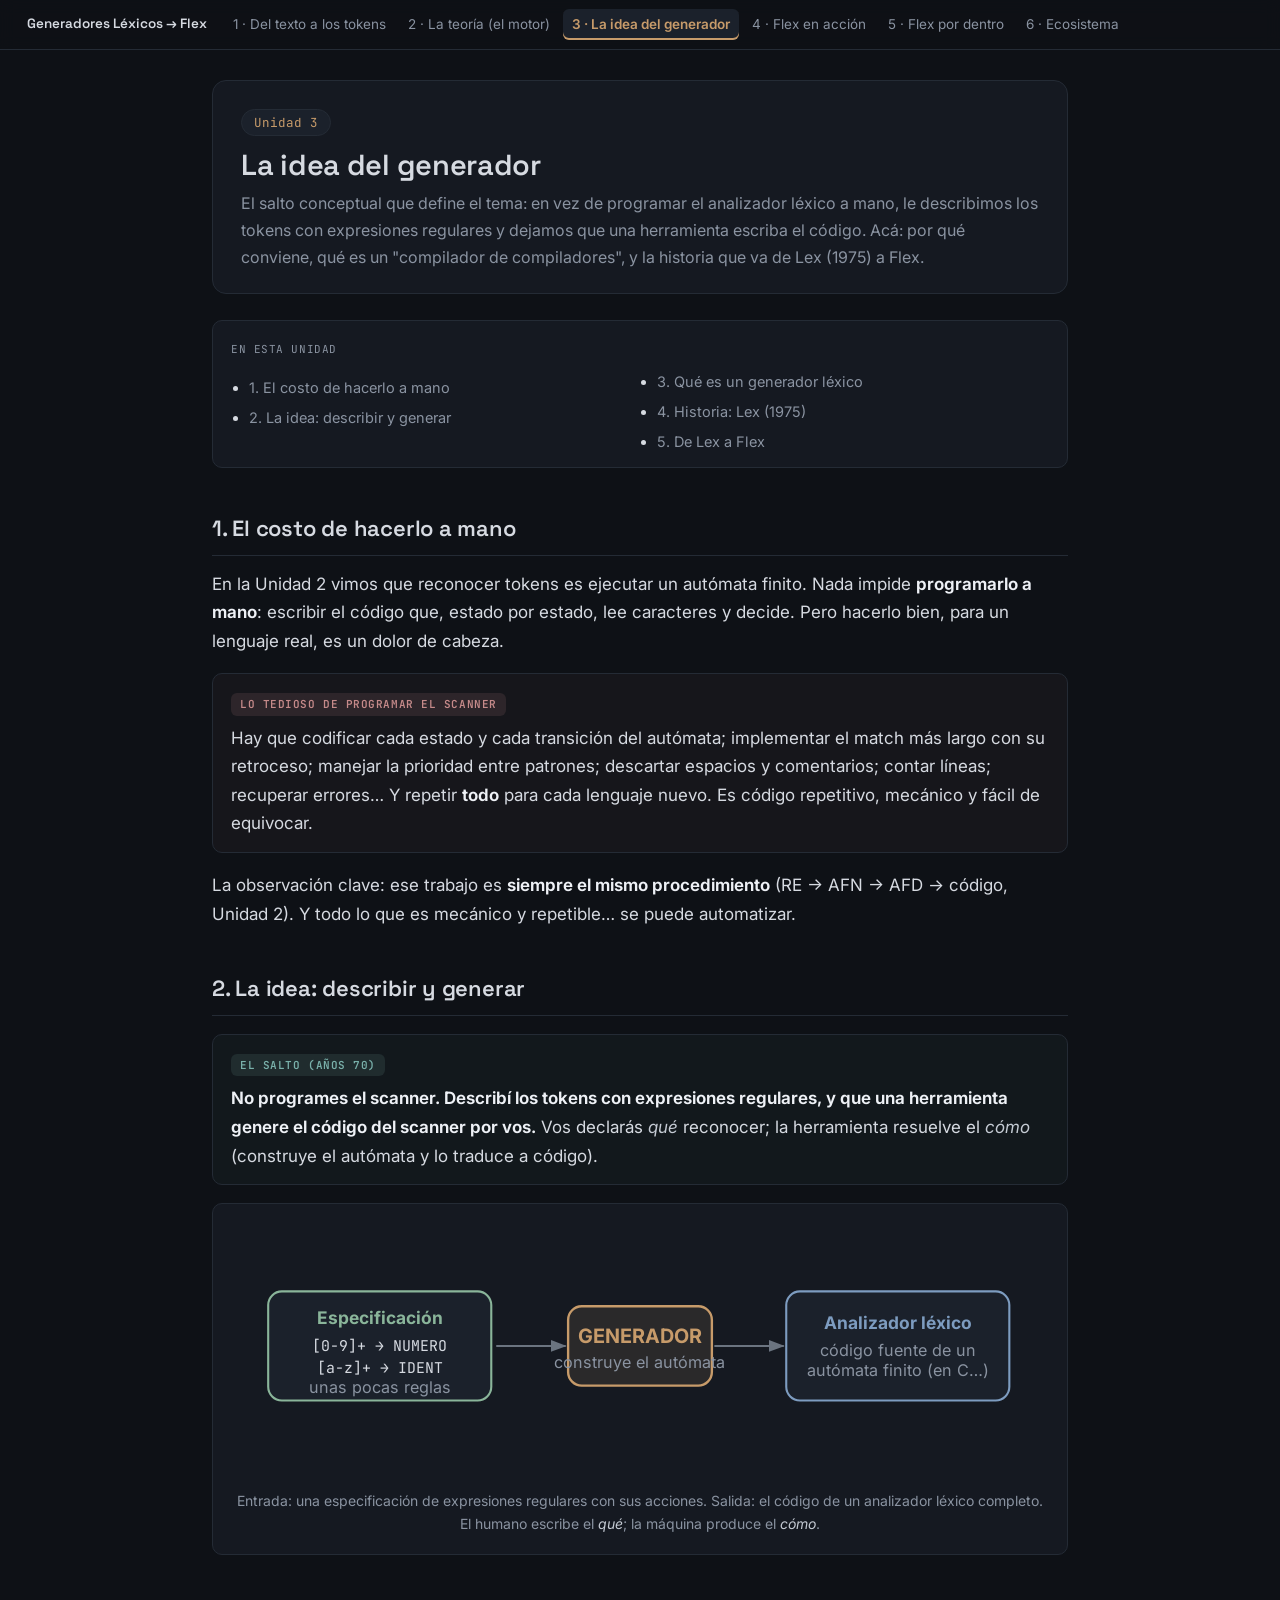
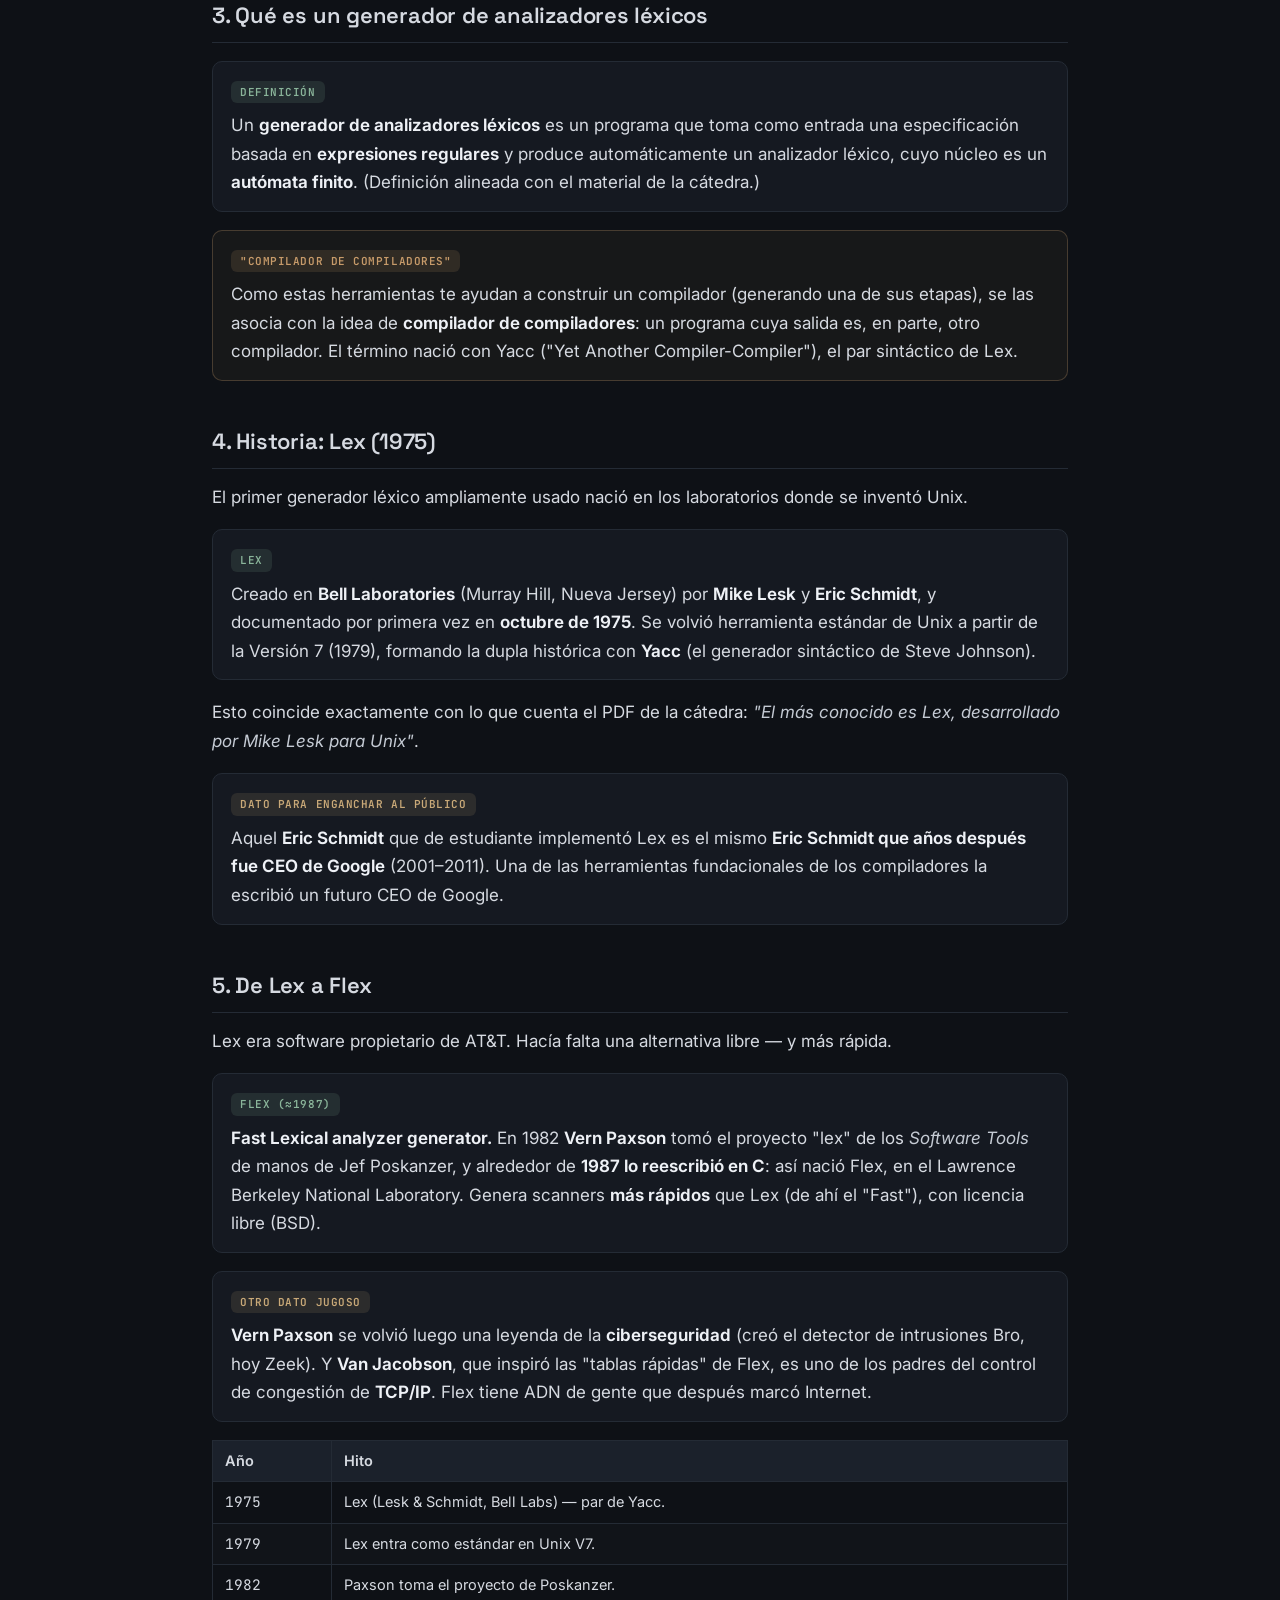
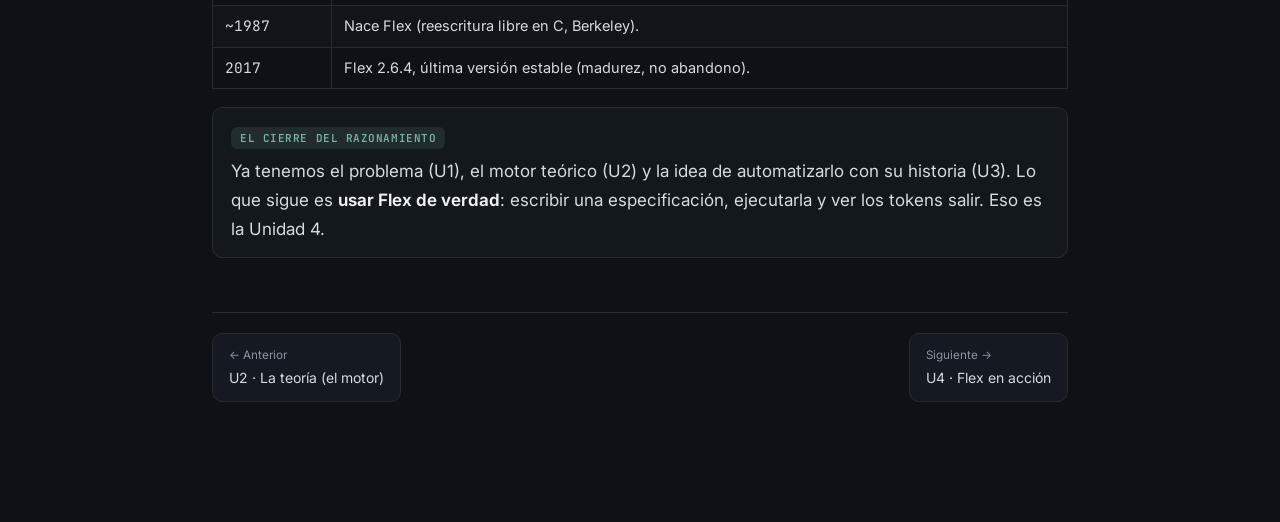
<file: guia-generadores-lexicos/u3-la-idea-del-generador.html>
<!DOCTYPE html>
<html lang="es">
<head>
<meta charset="UTF-8">
<meta name="viewport" content="width=device-width, initial-scale=1.0">
<title>U3 · La idea del generador — Generadores Léxicos</title>
<link rel="stylesheet" href="styles.css">
</head>
<body>
<nav class="nav">
  <a class="home" href="index.html">Generadores Léxicos → Flex</a>
  <a href="u1-del-texto-a-los-tokens.html">1 · Del texto a los tokens</a>
  <a href="u2-la-teoria-el-motor.html">2 · La teoría (el motor)</a>
  <a class="activo" href="u3-la-idea-del-generador.html">3 · La idea del generador</a>
  <a href="u4-flex-en-accion.html">4 · Flex en acción</a>
  <a href="u5-flex-por-dentro.html">5 · Flex por dentro</a>
  <a href="u6-ecosistema-y-comparacion.html">6 · Ecosistema</a>
</nav>

<main>
  <div class="hero">
    <span class="tag">Unidad 3</span>
    <h1>La idea del generador</h1>
    <p>El salto conceptual que define el tema: en vez de programar el analizador léxico a mano, le describimos los tokens con expresiones regulares y dejamos que una herramienta escriba el código. Acá: por qué conviene, qué es un "compilador de compiladores", y la historia que va de Lex (1975) a Flex.</p>
  </div>

  <div class="toc">
    <span class="et">En esta unidad</span>
    <ul>
      <li><a href="#mano">1. El costo de hacerlo a mano</a></li>
      <li><a href="#idea">2. La idea: describir y generar</a></li>
      <li><a href="#definicion">3. Qué es un generador léxico</a></li>
      <li><a href="#lex">4. Historia: Lex (1975)</a></li>
      <li><a href="#flex">5. De Lex a Flex</a></li>
    </ul>
  </div>

  <h2 id="mano">1. El costo de hacerlo a mano</h2>
  <p>En la Unidad 2 vimos que reconocer tokens es ejecutar un autómata finito. Nada impide <strong>programarlo a mano</strong>: escribir el código que, estado por estado, lee caracteres y decide. Pero hacerlo bien, para un lenguaje real, es un dolor de cabeza.</p>
  <div class="box ojo">
    <span class="et">Lo tedioso de programar el scanner</span>
    <p>Hay que codificar cada estado y cada transición del autómata; implementar el match más largo con su retroceso; manejar la prioridad entre patrones; descartar espacios y comentarios; contar líneas; recuperar errores… Y repetir <strong>todo</strong> para cada lenguaje nuevo. Es código repetitivo, mecánico y fácil de equivocar.</p>
  </div>
  <p>La observación clave: ese trabajo es <strong>siempre el mismo procedimiento</strong> (RE → AFN → AFD → código, Unidad 2). Y todo lo que es mecánico y repetible… se puede automatizar.</p>

  <h2 id="idea">2. La idea: describir y generar</h2>
  <div class="box clave">
    <span class="et">El salto (años 70)</span>
    <p><strong>No programes el scanner. Describí los tokens con expresiones regulares, y que una herramienta genere el código del scanner por vos.</strong> Vos declarás <em>qué</em> reconocer; la herramienta resuelve el <em>cómo</em> (construye el autómata y lo traduce a código).</p>
  </div>

  <div class="diagrama">
    <svg viewBox="0 0 660 200" role="img" aria-label="Un generador léxico toma una especificación y produce el código del scanner">
      <defs><marker id="flecha" markerWidth="10" markerHeight="10" refX="7.5" refY="3" orient="auto" markerUnits="strokeWidth"><path d="M0,0 L8,3 L0,6 Z" fill="#6b7480"/></marker></defs>
      <rect x="30" y="56" width="180" height="88" rx="11" fill="#1b212b" stroke="#8ab59a" stroke-width="1.7"/>
      <text x="120" y="82" text-anchor="middle" font-family="Inter, sans-serif" font-size="14" font-weight="700" fill="#8ab59a">Especificación</text>
      <text x="120" y="104" text-anchor="middle" class="svg-txt-s">[0-9]+ → NUMERO</text>
      <text x="120" y="122" text-anchor="middle" class="svg-txt-s">[a-z]+ → IDENT</text>
      <text x="120" y="138" text-anchor="middle" class="svg-cap">unas pocas reglas</text>
      <line class="svg-arco" x1="214" y1="100" x2="270" y2="100"/>
      <rect x="272" y="68" width="116" height="64" rx="11" fill="rgba(199,155,106,0.12)" stroke="#c79b6a" stroke-width="1.9"/>
      <text x="330" y="98" text-anchor="middle" font-family="Inter, sans-serif" font-size="16" font-weight="700" fill="#c79b6a">GENERADOR</text>
      <text x="330" y="118" text-anchor="middle" class="svg-cap">construye el autómata</text>
      <line class="svg-arco" x1="390" y1="100" x2="446" y2="100"/>
      <rect x="448" y="56" width="180" height="88" rx="11" fill="#1b212b" stroke="#7d9cc0" stroke-width="1.7"/>
      <text x="538" y="86" text-anchor="middle" font-family="Inter, sans-serif" font-size="14" font-weight="700" fill="#7d9cc0">Analizador léxico</text>
      <text x="538" y="108" text-anchor="middle" class="svg-cap">código fuente de un</text>
      <text x="538" y="124" text-anchor="middle" class="svg-cap">autómata finito (en C…)</text>
    </svg>
    <div class="pie center">Entrada: una especificación de expresiones regulares con sus acciones. Salida: el código de un analizador léxico completo. El humano escribe el <em>qué</em>; la máquina produce el <em>cómo</em>.</div>
  </div>

  <h2 id="definicion">3. Qué es un generador de analizadores léxicos</h2>
  <div class="box def">
    <span class="et">Definición</span>
    <p>Un <strong>generador de analizadores léxicos</strong> es un programa que toma como entrada una especificación basada en <strong>expresiones regulares</strong> y produce automáticamente un analizador léxico, cuyo núcleo es un <strong>autómata finito</strong>. (Definición alineada con el material de la cátedra.)</p>
  </div>
  <div class="box tool">
    <span class="et">"Compilador de compiladores"</span>
    <p>Como estas herramientas te ayudan a construir un compilador (generando una de sus etapas), se las asocia con la idea de <strong>compilador de compiladores</strong>: un programa cuya salida es, en parte, otro compilador. El término nació con Yacc ("Yet Another Compiler-Compiler"), el par sintáctico de Lex.</p>
  </div>

  <h2 id="lex">4. Historia: Lex (1975)</h2>
  <p>El primer generador léxico ampliamente usado nació en los laboratorios donde se inventó Unix.</p>
  <div class="box def">
    <span class="et">Lex</span>
    <p>Creado en <strong>Bell Laboratories</strong> (Murray Hill, Nueva Jersey) por <strong>Mike Lesk</strong> y <strong>Eric Schmidt</strong>, y documentado por primera vez en <strong>octubre de 1975</strong>. Se volvió herramienta estándar de Unix a partir de la Versión 7 (1979), formando la dupla histórica con <strong>Yacc</strong> (el generador sintáctico de Steve Johnson).</p>
  </div>
  <p>Esto coincide exactamente con lo que cuenta el PDF de la cátedra: <em>"El más conocido es Lex, desarrollado por Mike Lesk para Unix"</em>.</p>
  <div class="box ej">
    <span class="et">Dato para enganchar al público</span>
    <p>Aquel <strong>Eric Schmidt</strong> que de estudiante implementó Lex es el mismo <strong>Eric Schmidt que años después fue CEO de Google</strong> (2001–2011). Una de las herramientas fundacionales de los compiladores la escribió un futuro CEO de Google.</p>
  </div>

  <h2 id="flex">5. De Lex a Flex</h2>
  <p>Lex era software propietario de AT&amp;T. Hacía falta una alternativa libre — y más rápida.</p>
  <div class="box def">
    <span class="et">Flex (≈1987)</span>
    <p><strong>Fast Lexical analyzer generator.</strong> En 1982 <strong>Vern Paxson</strong> tomó el proyecto "lex" de los <em>Software Tools</em> de manos de Jef Poskanzer, y alrededor de <strong>1987 lo reescribió en C</strong>: así nació Flex, en el Lawrence Berkeley National Laboratory. Genera scanners <strong>más rápidos</strong> que Lex (de ahí el "Fast"), con licencia libre (BSD).</p>
  </div>
  <div class="box ej">
    <span class="et">Otro dato jugoso</span>
    <p><strong>Vern Paxson</strong> se volvió luego una leyenda de la <strong>ciberseguridad</strong> (creó el detector de intrusiones Bro, hoy Zeek). Y <strong>Van Jacobson</strong>, que inspiró las "tablas rápidas" de Flex, es uno de los padres del control de congestión de <strong>TCP/IP</strong>. Flex tiene ADN de gente que después marcó Internet.</p>
  </div>

  <table>
    <thead><tr><th>Año</th><th>Hito</th></tr></thead>
    <tbody>
      <tr><td class="mono">1975</td><td>Lex (Lesk &amp; Schmidt, Bell Labs) — par de Yacc.</td></tr>
      <tr><td class="mono">1979</td><td>Lex entra como estándar en Unix V7.</td></tr>
      <tr><td class="mono">1982</td><td>Paxson toma el proyecto de Poskanzer.</td></tr>
      <tr><td class="mono">~1987</td><td>Nace Flex (reescritura libre en C, Berkeley).</td></tr>
      <tr><td class="mono">2017</td><td>Flex 2.6.4, última versión estable (madurez, no abandono).</td></tr>
    </tbody>
  </table>

  <div class="box clave">
    <span class="et">El cierre del razonamiento</span>
    <p>Ya tenemos el problema (U1), el motor teórico (U2) y la idea de automatizarlo con su historia (U3). Lo que sigue es <strong>usar Flex de verdad</strong>: escribir una especificación, ejecutarla y ver los tokens salir. Eso es la Unidad 4.</p>
  </div>

  <div class="pasos">
    <a href="u2-la-teoria-el-motor.html"><small>← Anterior</small>U2 · La teoría (el motor)</a>
    <a href="u4-flex-en-accion.html"><small>Siguiente →</small>U4 · Flex en acción</a>
  </div>
</main>
<script src="toc.js" defer></script>
</body>
</html>
</file>
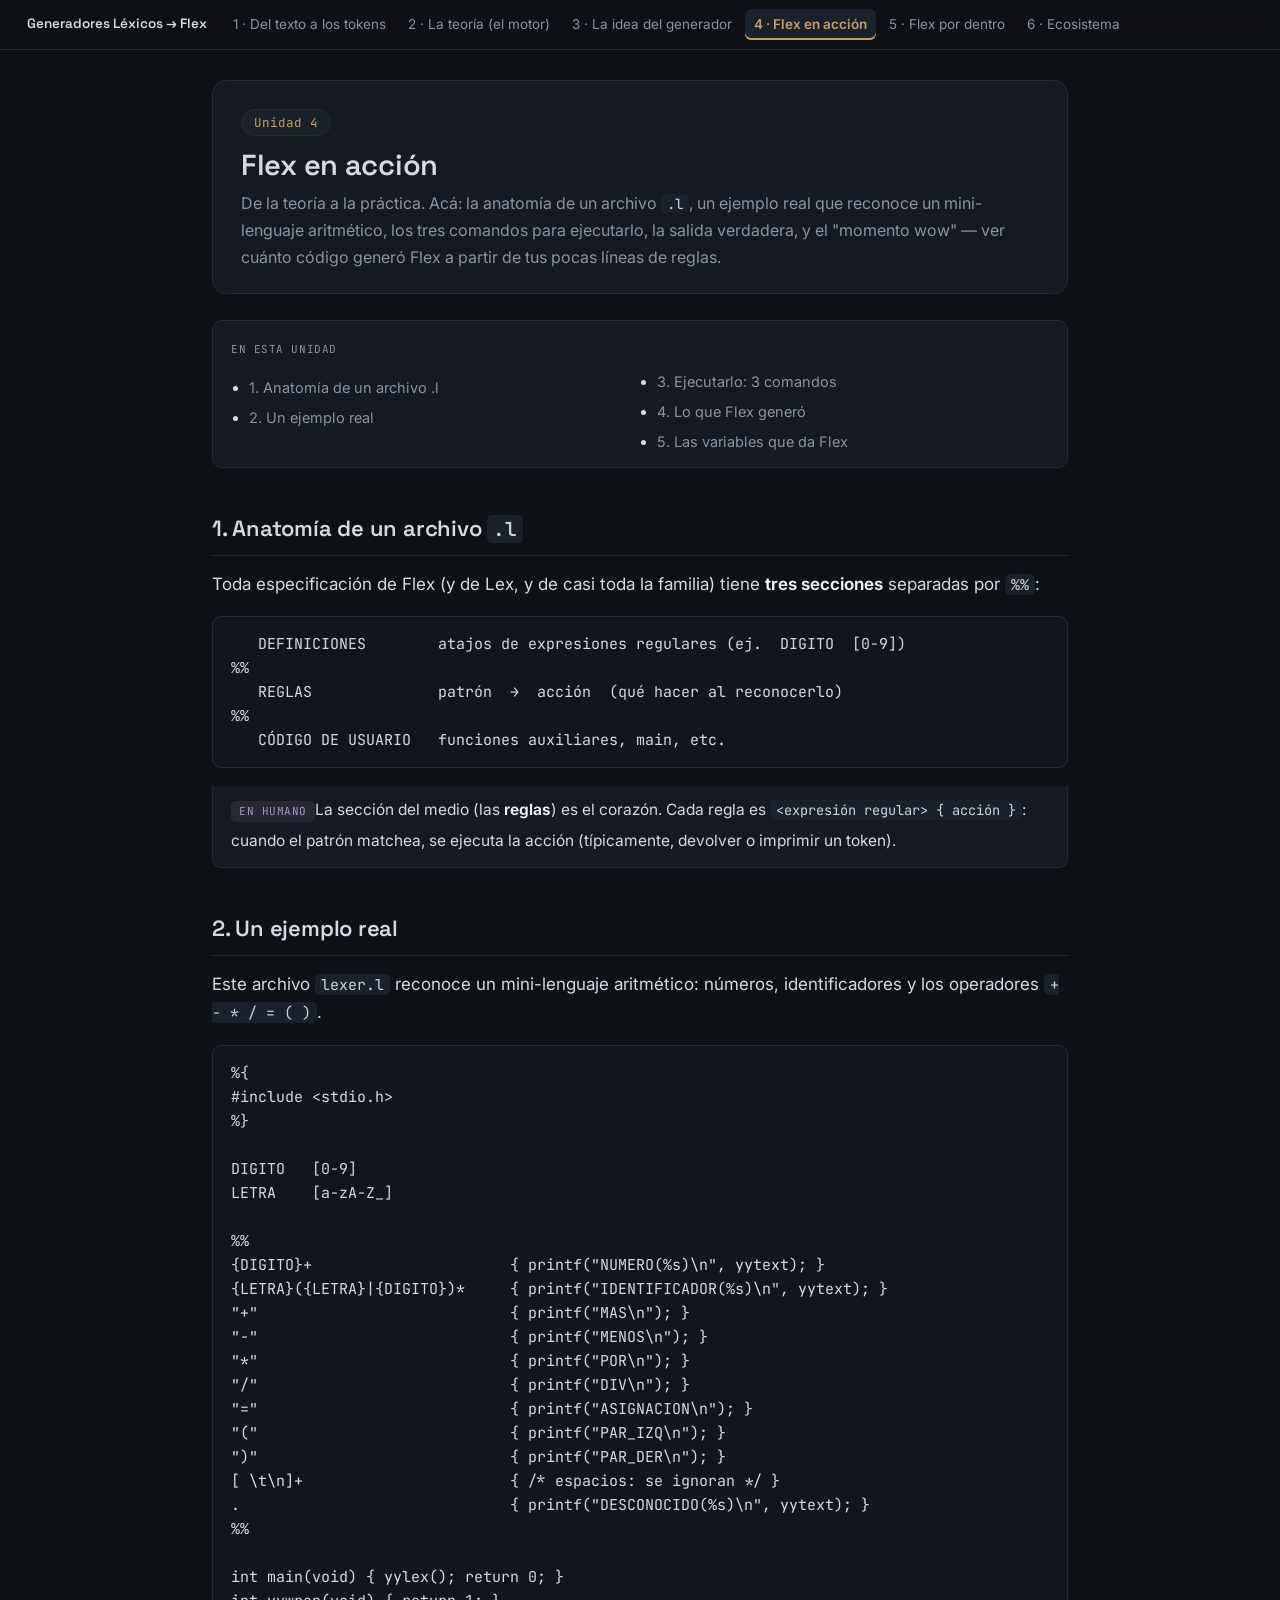
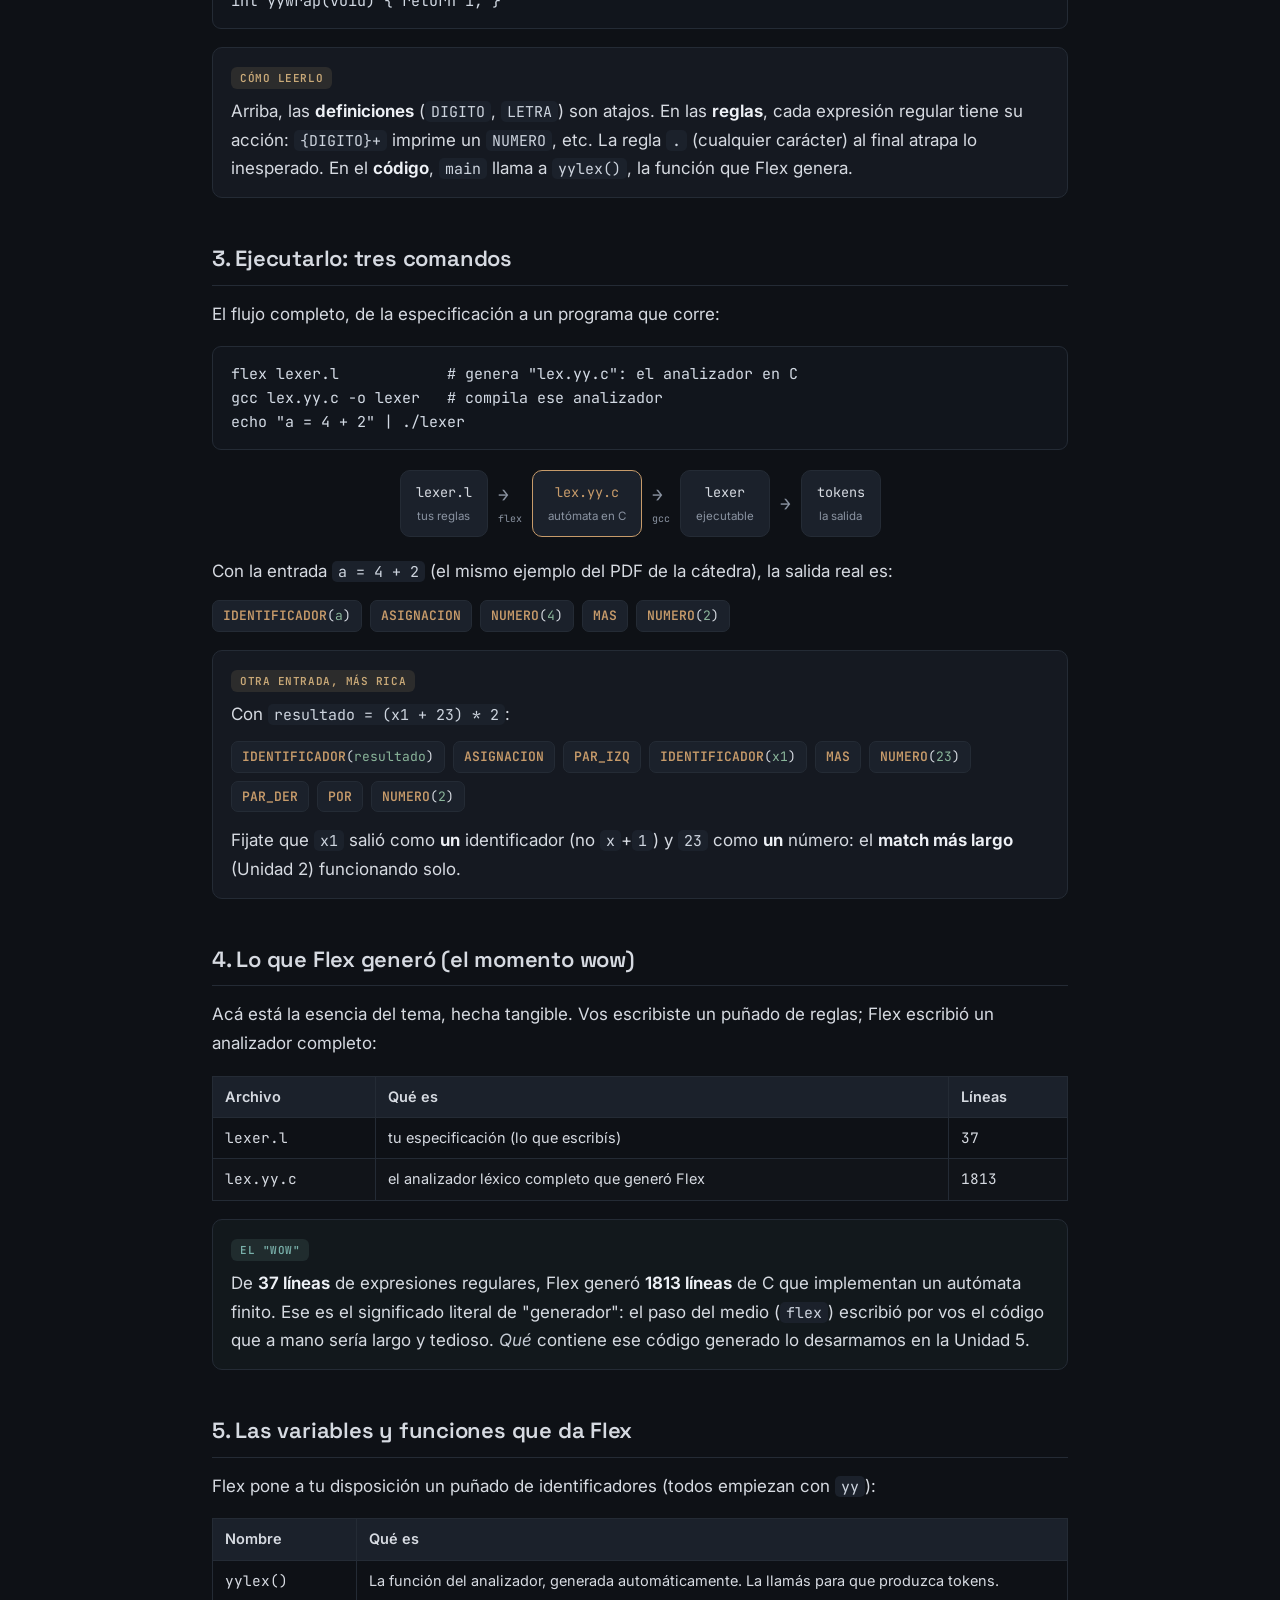
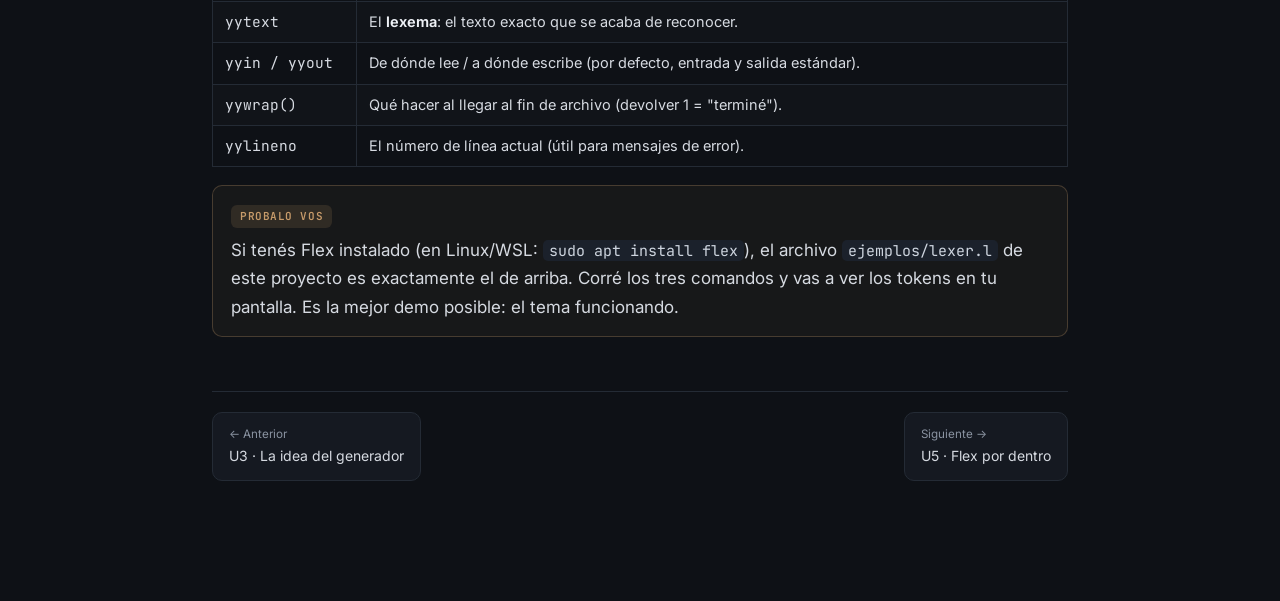
<file: guia-generadores-lexicos/u4-flex-en-accion.html>
<!DOCTYPE html>
<html lang="es">
<head>
<meta charset="UTF-8">
<meta name="viewport" content="width=device-width, initial-scale=1.0">
<title>U4 · Flex en acción — Generadores Léxicos</title>
<link rel="stylesheet" href="styles.css">
</head>
<body>
<nav class="nav">
  <a class="home" href="index.html">Generadores Léxicos → Flex</a>
  <a href="u1-del-texto-a-los-tokens.html">1 · Del texto a los tokens</a>
  <a href="u2-la-teoria-el-motor.html">2 · La teoría (el motor)</a>
  <a href="u3-la-idea-del-generador.html">3 · La idea del generador</a>
  <a class="activo" href="u4-flex-en-accion.html">4 · Flex en acción</a>
  <a href="u5-flex-por-dentro.html">5 · Flex por dentro</a>
  <a href="u6-ecosistema-y-comparacion.html">6 · Ecosistema</a>
</nav>

<main>
  <div class="hero">
    <span class="tag">Unidad 4</span>
    <h1>Flex en acción</h1>
    <p>De la teoría a la práctica. Acá: la anatomía de un archivo <code>.l</code>, un ejemplo real que reconoce un mini-lenguaje aritmético, los tres comandos para ejecutarlo, la salida verdadera, y el "momento wow" — ver cuánto código generó Flex a partir de tus pocas líneas de reglas.</p>
  </div>

  <div class="toc">
    <span class="et">En esta unidad</span>
    <ul>
      <li><a href="#anatomia">1. Anatomía de un archivo .l</a></li>
      <li><a href="#ejemplo">2. Un ejemplo real</a></li>
      <li><a href="#ejecutar">3. Ejecutarlo: 3 comandos</a></li>
      <li><a href="#wow">4. Lo que Flex generó</a></li>
      <li><a href="#variables">5. Las variables que da Flex</a></li>
    </ul>
  </div>

  <h2 id="anatomia">1. Anatomía de un archivo <code>.l</code></h2>
  <p>Toda especificación de Flex (y de Lex, y de casi toda la familia) tiene <strong>tres secciones</strong> separadas por <code>%%</code>:</p>
  <div class="formula sola">   DEFINICIONES        atajos de expresiones regulares (ej.  DIGITO  [0-9])
%%
   REGLAS              patrón  →  acción  (qué hacer al reconocerlo)
%%
   CÓDIGO DE USUARIO   funciones auxiliares, main, etc.</div>
  <div class="trad">La sección del medio (las <strong>reglas</strong>) es el corazón. Cada regla es <code>&lt;expresión regular&gt; { acción }</code>: cuando el patrón matchea, se ejecuta la acción (típicamente, devolver o imprimir un token).</div>

  <h2 id="ejemplo">2. Un ejemplo real</h2>
  <p>Este archivo <code>lexer.l</code> reconoce un mini-lenguaje aritmético: números, identificadores y los operadores <code>+ - * / = ( )</code>.</p>
  <div class="formula sola">%{
#include &lt;stdio.h&gt;
%}

DIGITO   [0-9]
LETRA    [a-zA-Z_]

%%
{DIGITO}+                      { printf("NUMERO(%s)\n", yytext); }
{LETRA}({LETRA}|{DIGITO})*     { printf("IDENTIFICADOR(%s)\n", yytext); }
"+"                            { printf("MAS\n"); }
"-"                            { printf("MENOS\n"); }
"*"                            { printf("POR\n"); }
"/"                            { printf("DIV\n"); }
"="                            { printf("ASIGNACION\n"); }
"("                            { printf("PAR_IZQ\n"); }
")"                            { printf("PAR_DER\n"); }
[ \t\n]+                       { /* espacios: se ignoran */ }
.                              { printf("DESCONOCIDO(%s)\n", yytext); }
%%

int main(void) { yylex(); return 0; }
int yywrap(void) { return 1; }</div>
  <div class="box ej">
    <span class="et">Cómo leerlo</span>
    <p>Arriba, las <strong>definiciones</strong> (<code>DIGITO</code>, <code>LETRA</code>) son atajos. En las <strong>reglas</strong>, cada expresión regular tiene su acción: <code>{DIGITO}+</code> imprime un <code>NUMERO</code>, etc. La regla <code>.</code> (cualquier carácter) al final atrapa lo inesperado. En el <strong>código</strong>, <code>main</code> llama a <code>yylex()</code>, la función que Flex genera.</p>
  </div>

  <h2 id="ejecutar">3. Ejecutarlo: tres comandos</h2>
  <p>El flujo completo, de la especificación a un programa que corre:</p>
  <div class="formula sola">flex lexer.l            # genera "lex.yy.c": el analizador en C
gcc lex.yy.c -o lexer   # compila ese analizador
echo "a = 4 + 2" | ./lexer</div>
  <div class="flujo">
    <span class="etapa">lexer.l<small>tus reglas</small></span>
    <span class="flecha">→<small>flex</small></span>
    <span class="etapa foco">lex.yy.c<small>autómata en C</small></span>
    <span class="flecha">→<small>gcc</small></span>
    <span class="etapa">lexer<small>ejecutable</small></span>
    <span class="flecha">→</span>
    <span class="etapa">tokens<small>la salida</small></span>
  </div>
  <p>Con la entrada <code>a = 4 + 2</code> (el mismo ejemplo del PDF de la cátedra), la salida real es:</p>
  <div class="tokens">
    <span class="tok"><b>IDENTIFICADOR</b>(<span class="lex">a</span>)</span>
    <span class="tok"><b>ASIGNACION</b></span>
    <span class="tok"><b>NUMERO</b>(<span class="lex">4</span>)</span>
    <span class="tok"><b>MAS</b></span>
    <span class="tok"><b>NUMERO</b>(<span class="lex">2</span>)</span>
  </div>
  <div class="box ej">
    <span class="et">Otra entrada, más rica</span>
    <p>Con <code>resultado = (x1 + 23) * 2</code>:</p>
    <div class="tokens" style="margin-top:8px">
      <span class="tok"><b>IDENTIFICADOR</b>(<span class="lex">resultado</span>)</span>
      <span class="tok"><b>ASIGNACION</b></span>
      <span class="tok"><b>PAR_IZQ</b></span>
      <span class="tok"><b>IDENTIFICADOR</b>(<span class="lex">x1</span>)</span>
      <span class="tok"><b>MAS</b></span>
      <span class="tok"><b>NUMERO</b>(<span class="lex">23</span>)</span>
      <span class="tok"><b>PAR_DER</b></span>
      <span class="tok"><b>POR</b></span>
      <span class="tok"><b>NUMERO</b>(<span class="lex">2</span>)</span>
    </div>
    <p style="margin-top:10px">Fijate que <code>x1</code> salió como <strong>un</strong> identificador (no <code>x</code>+<code>1</code>) y <code>23</code> como <strong>un</strong> número: el <strong>match más largo</strong> (Unidad 2) funcionando solo.</p>
  </div>

  <h2 id="wow">4. Lo que Flex generó (el momento wow)</h2>
  <p>Acá está la esencia del tema, hecha tangible. Vos escribiste un puñado de reglas; Flex escribió un analizador completo:</p>
  <table>
    <thead><tr><th>Archivo</th><th>Qué es</th><th>Líneas</th></tr></thead>
    <tbody>
      <tr><td class="mono">lexer.l</td><td>tu especificación (lo que escribís)</td><td class="mono">37</td></tr>
      <tr><td class="mono">lex.yy.c</td><td>el analizador léxico completo que generó Flex</td><td class="mono">1813</td></tr>
    </tbody>
  </table>
  <div class="box clave">
    <span class="et">El "wow"</span>
    <p>De <strong>37 líneas</strong> de expresiones regulares, Flex generó <strong>1813 líneas</strong> de C que implementan un autómata finito. Ese es el significado literal de "generador": el paso del medio (<code>flex</code>) escribió por vos el código que a mano sería largo y tedioso. <em>Qué</em> contiene ese código generado lo desarmamos en la Unidad 5.</p>
  </div>

  <h2 id="variables">5. Las variables y funciones que da Flex</h2>
  <p>Flex pone a tu disposición un puñado de identificadores (todos empiezan con <code>yy</code>):</p>
  <table>
    <thead><tr><th>Nombre</th><th>Qué es</th></tr></thead>
    <tbody>
      <tr><td class="mono">yylex()</td><td>La función del analizador, generada automáticamente. La llamás para que produzca tokens.</td></tr>
      <tr><td class="mono">yytext</td><td>El <strong>lexema</strong>: el texto exacto que se acaba de reconocer.</td></tr>
      <tr><td class="mono">yyin / yyout</td><td>De dónde lee / a dónde escribe (por defecto, entrada y salida estándar).</td></tr>
      <tr><td class="mono">yywrap()</td><td>Qué hacer al llegar al fin de archivo (devolver 1 = "terminé").</td></tr>
      <tr><td class="mono">yylineno</td><td>El número de línea actual (útil para mensajes de error).</td></tr>
    </tbody>
  </table>
  <div class="box tool">
    <span class="et">Probalo vos</span>
    <p>Si tenés Flex instalado (en Linux/WSL: <code>sudo apt install flex</code>), el archivo <code>ejemplos/lexer.l</code> de este proyecto es exactamente el de arriba. Corré los tres comandos y vas a ver los tokens en tu pantalla. Es la mejor demo posible: el tema funcionando.</p>
  </div>

  <div class="pasos">
    <a href="u3-la-idea-del-generador.html"><small>← Anterior</small>U3 · La idea del generador</a>
    <a href="u5-flex-por-dentro.html"><small>Siguiente →</small>U5 · Flex por dentro</a>
  </div>
</main>
<script src="toc.js" defer></script>
</body>
</html>
</file>
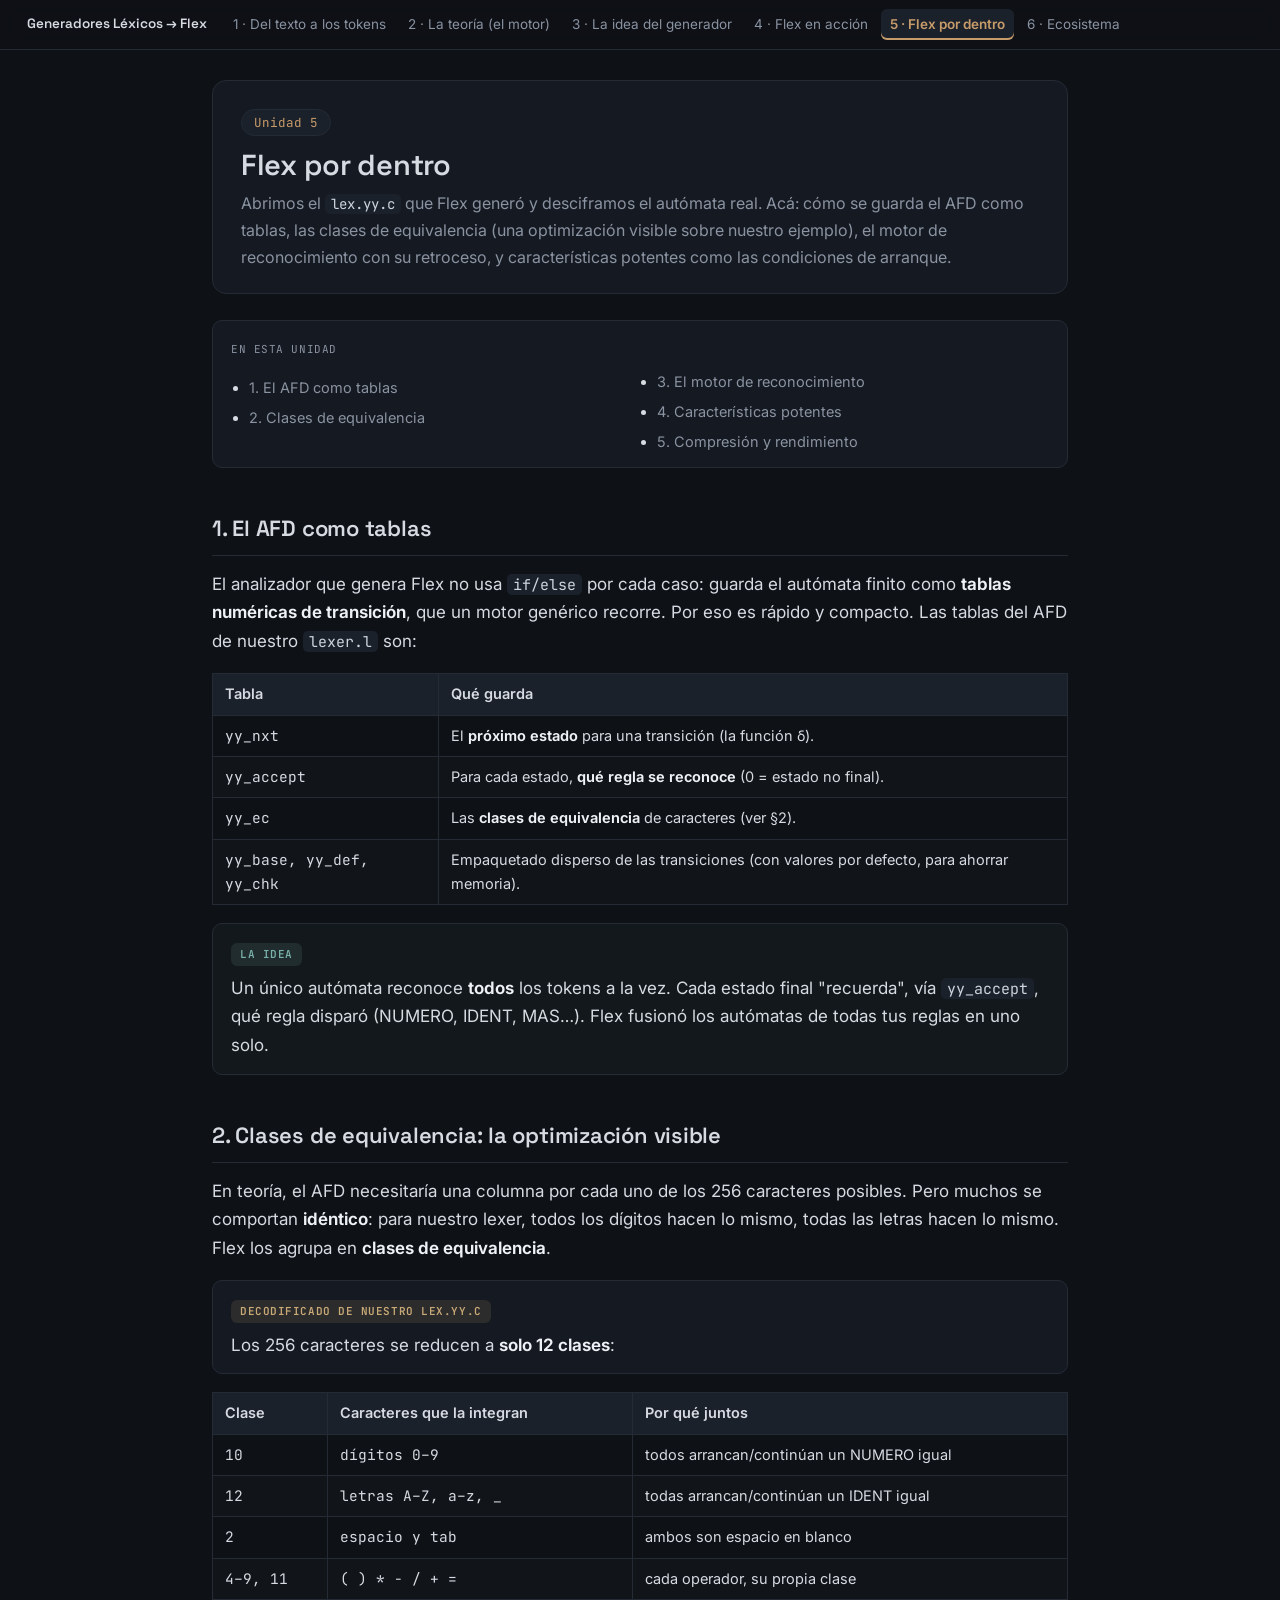
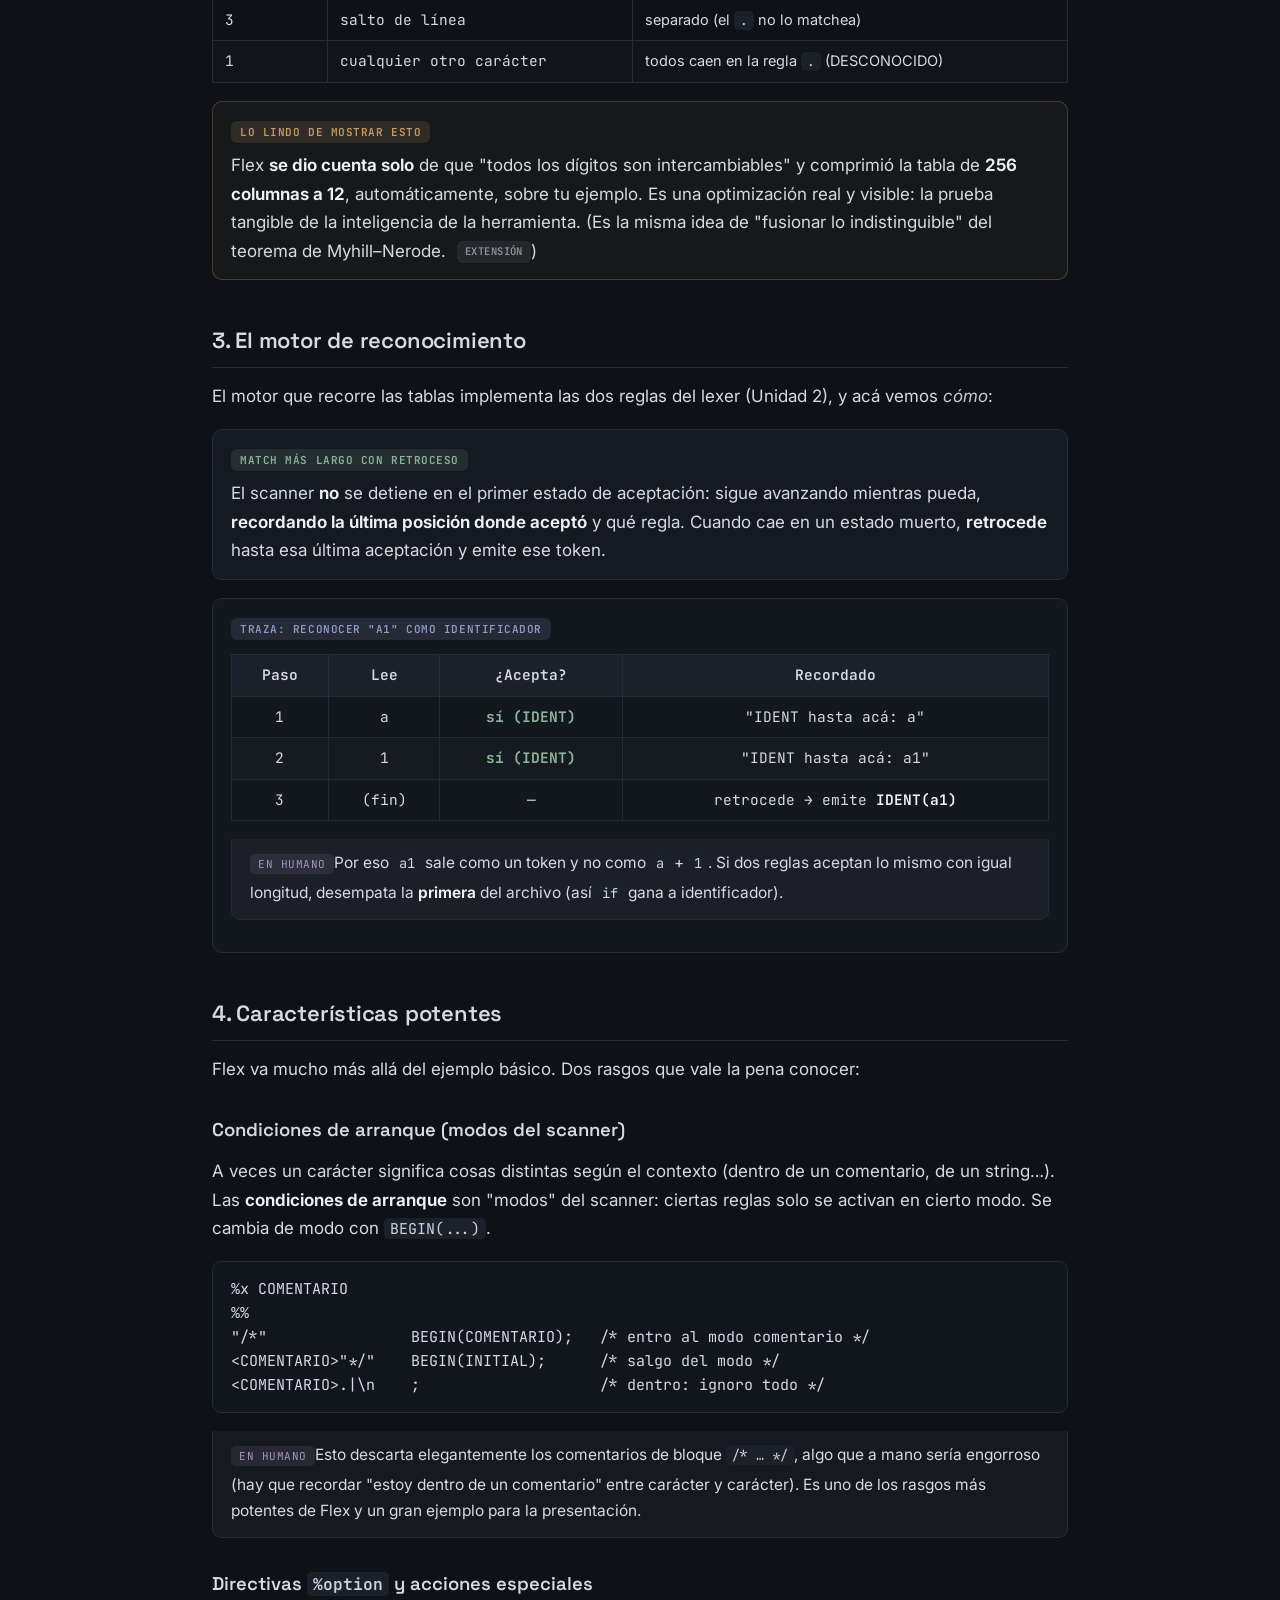
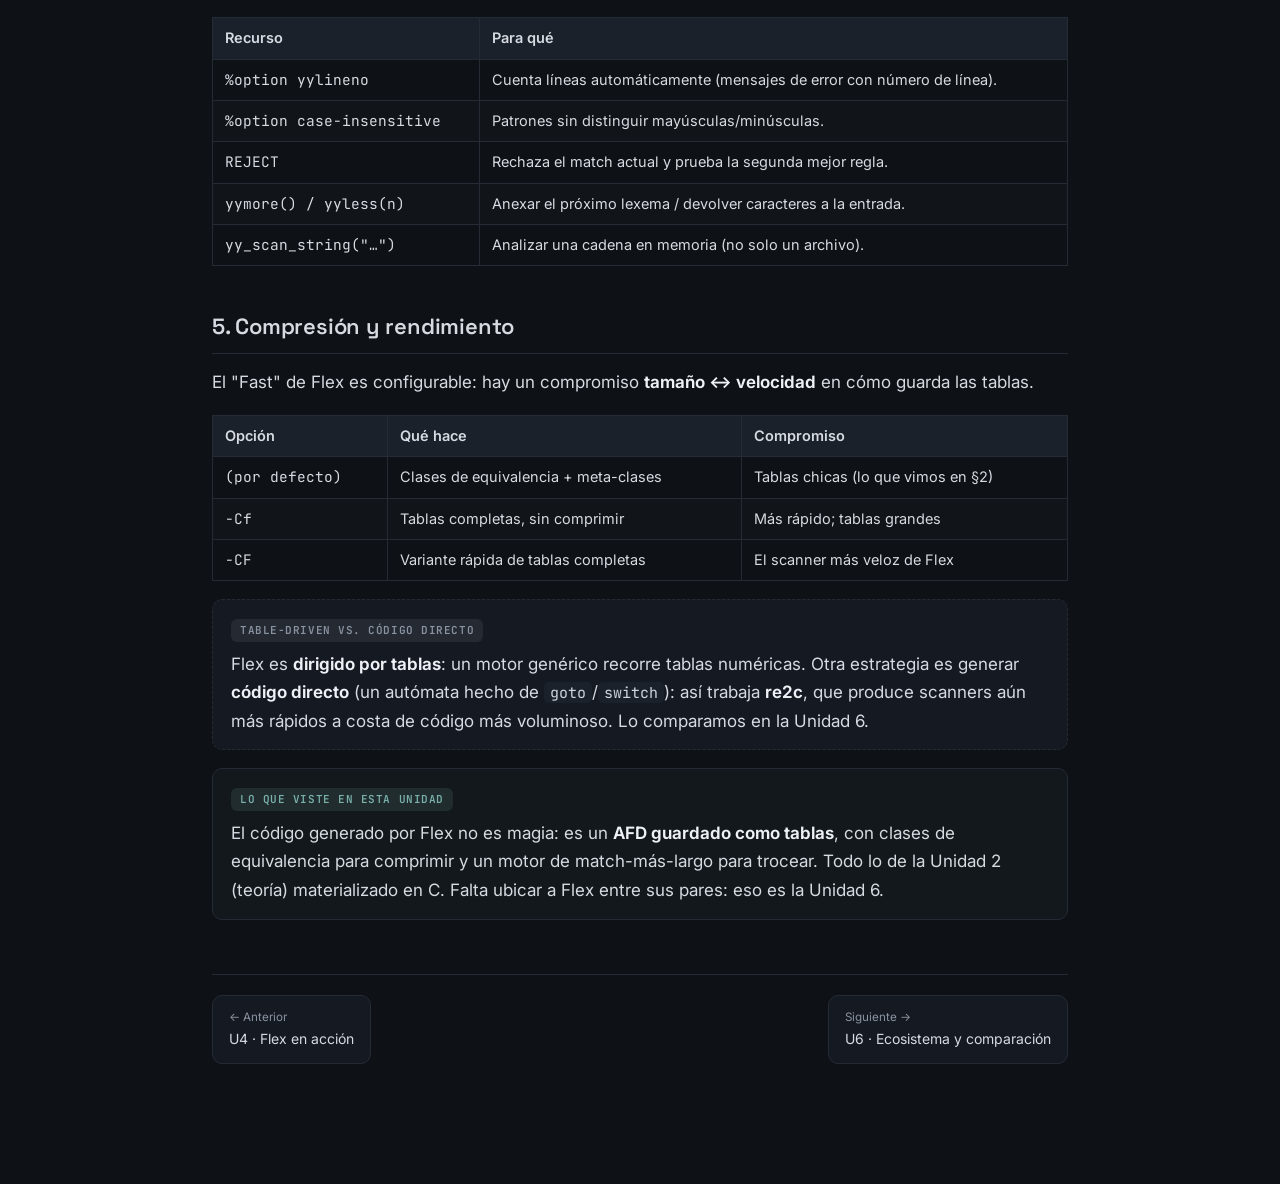
<file: guia-generadores-lexicos/u5-flex-por-dentro.html>
<!DOCTYPE html>
<html lang="es">
<head>
<meta charset="UTF-8">
<meta name="viewport" content="width=device-width, initial-scale=1.0">
<title>U5 · Flex por dentro — Generadores Léxicos</title>
<link rel="stylesheet" href="styles.css">
</head>
<body>
<nav class="nav">
  <a class="home" href="index.html">Generadores Léxicos → Flex</a>
  <a href="u1-del-texto-a-los-tokens.html">1 · Del texto a los tokens</a>
  <a href="u2-la-teoria-el-motor.html">2 · La teoría (el motor)</a>
  <a href="u3-la-idea-del-generador.html">3 · La idea del generador</a>
  <a href="u4-flex-en-accion.html">4 · Flex en acción</a>
  <a class="activo" href="u5-flex-por-dentro.html">5 · Flex por dentro</a>
  <a href="u6-ecosistema-y-comparacion.html">6 · Ecosistema</a>
</nav>

<main>
  <div class="hero">
    <span class="tag">Unidad 5</span>
    <h1>Flex por dentro</h1>
    <p>Abrimos el <code>lex.yy.c</code> que Flex generó y desciframos el autómata real. Acá: cómo se guarda el AFD como tablas, las clases de equivalencia (una optimización visible sobre nuestro ejemplo), el motor de reconocimiento con su retroceso, y características potentes como las condiciones de arranque.</p>
  </div>

  <div class="toc">
    <span class="et">En esta unidad</span>
    <ul>
      <li><a href="#tablas">1. El AFD como tablas</a></li>
      <li><a href="#clases">2. Clases de equivalencia</a></li>
      <li><a href="#motor">3. El motor de reconocimiento</a></li>
      <li><a href="#potentes">4. Características potentes</a></li>
      <li><a href="#compresion">5. Compresión y rendimiento</a></li>
    </ul>
  </div>

  <h2 id="tablas">1. El AFD como tablas</h2>
  <p>El analizador que genera Flex no usa <code>if/else</code> por cada caso: guarda el autómata finito como <strong>tablas numéricas de transición</strong>, que un motor genérico recorre. Por eso es rápido y compacto. Las tablas del AFD de nuestro <code>lexer.l</code> son:</p>
  <table>
    <thead><tr><th>Tabla</th><th>Qué guarda</th></tr></thead>
    <tbody>
      <tr><td class="mono">yy_nxt</td><td>El <strong>próximo estado</strong> para una transición (la función δ).</td></tr>
      <tr><td class="mono">yy_accept</td><td>Para cada estado, <strong>qué regla se reconoce</strong> (0 = estado no final).</td></tr>
      <tr><td class="mono">yy_ec</td><td>Las <strong>clases de equivalencia</strong> de caracteres (ver §2).</td></tr>
      <tr><td class="mono">yy_base, yy_def, yy_chk</td><td>Empaquetado disperso de las transiciones (con valores por defecto, para ahorrar memoria).</td></tr>
    </tbody>
  </table>
  <div class="box clave">
    <span class="et">La idea</span>
    <p>Un único autómata reconoce <strong>todos</strong> los tokens a la vez. Cada estado final "recuerda", vía <code>yy_accept</code>, qué regla disparó (NUMERO, IDENT, MAS…). Flex fusionó los autómatas de todas tus reglas en uno solo.</p>
  </div>

  <h2 id="clases">2. Clases de equivalencia: la optimización visible</h2>
  <p>En teoría, el AFD necesitaría una columna por cada uno de los 256 caracteres posibles. Pero muchos se comportan <strong>idéntico</strong>: para nuestro lexer, todos los dígitos hacen lo mismo, todas las letras hacen lo mismo. Flex los agrupa en <strong>clases de equivalencia</strong>.</p>
  <div class="box ej">
    <span class="et">Decodificado de nuestro lex.yy.c</span>
    <p>Los 256 caracteres se reducen a <strong>solo 12 clases</strong>:</p>
  </div>
  <table>
    <thead><tr><th>Clase</th><th>Caracteres que la integran</th><th>Por qué juntos</th></tr></thead>
    <tbody>
      <tr><td class="mono">10</td><td class="mono">dígitos 0–9</td><td>todos arrancan/continúan un NUMERO igual</td></tr>
      <tr><td class="mono">12</td><td class="mono">letras A–Z, a–z, _</td><td>todas arrancan/continúan un IDENT igual</td></tr>
      <tr><td class="mono">2</td><td class="mono">espacio y tab</td><td>ambos son espacio en blanco</td></tr>
      <tr><td class="mono">4–9, 11</td><td class="mono">( ) * - / + =</td><td>cada operador, su propia clase</td></tr>
      <tr><td class="mono">3</td><td class="mono">salto de línea</td><td>separado (el <code>.</code> no lo matchea)</td></tr>
      <tr><td class="mono">1</td><td class="mono">cualquier otro carácter</td><td>todos caen en la regla <code>.</code> (DESCONOCIDO)</td></tr>
    </tbody>
  </table>
  <div class="box tool">
    <span class="et">Lo lindo de mostrar esto</span>
    <p>Flex <strong>se dio cuenta solo</strong> de que "todos los dígitos son intercambiables" y comprimió la tabla de <strong>256 columnas a 12</strong>, automáticamente, sobre tu ejemplo. Es una optimización real y visible: la prueba tangible de la inteligencia de la herramienta. (Es la misma idea de "fusionar lo indistinguible" del teorema de Myhill–Nerode. <span class="badge badge-ext">Extensión</span>)</p>
  </div>

  <h2 id="motor">3. El motor de reconocimiento</h2>
  <p>El motor que recorre las tablas implementa las dos reglas del lexer (Unidad 2), y acá vemos <em>cómo</em>:</p>
  <div class="box def">
    <span class="et">Match más largo con retroceso</span>
    <p>El scanner <strong>no</strong> se detiene en el primer estado de aceptación: sigue avanzando mientras pueda, <strong>recordando la última posición donde aceptó</strong> y qué regla. Cuando cae en un estado muerto, <strong>retrocede</strong> hasta esa última aceptación y emite ese token.</p>
  </div>
  <div class="box dem">
    <span class="et">Traza: reconocer "a1" como identificador</span>
    <table class="tabla-trans" style="margin-top:6px">
      <thead><tr><th>Paso</th><th>Lee</th><th>¿Acepta?</th><th>Recordado</th></tr></thead>
      <tbody>
        <tr><td>1</td><td>a</td><td class="estado-fin">sí (IDENT)</td><td>"IDENT hasta acá: a"</td></tr>
        <tr><td>2</td><td>1</td><td class="estado-fin">sí (IDENT)</td><td>"IDENT hasta acá: a1"</td></tr>
        <tr><td>3</td><td>(fin)</td><td>—</td><td>retrocede → emite <strong>IDENT(a1)</strong></td></tr>
      </tbody>
    </table>
    <div class="trad">Por eso <code>a1</code> sale como un token y no como <code>a</code> + <code>1</code>. Si dos reglas aceptan lo mismo con igual longitud, desempata la <strong>primera</strong> del archivo (así <code>if</code> gana a identificador).</div>
  </div>

  <h2 id="potentes">4. Características potentes</h2>
  <p>Flex va mucho más allá del ejemplo básico. Dos rasgos que vale la pena conocer:</p>

  <h3>Condiciones de arranque (modos del scanner)</h3>
  <p>A veces un carácter significa cosas distintas según el contexto (dentro de un comentario, de un string…). Las <strong>condiciones de arranque</strong> son "modos" del scanner: ciertas reglas solo se activan en cierto modo. Se cambia de modo con <code>BEGIN(...)</code>.</p>
  <div class="formula sola">%x COMENTARIO
%%
"/*"                BEGIN(COMENTARIO);   /* entro al modo comentario */
&lt;COMENTARIO&gt;"*/"    BEGIN(INITIAL);      /* salgo del modo */
&lt;COMENTARIO&gt;.|\n    ;                    /* dentro: ignoro todo */</div>
  <div class="trad">Esto descarta elegantemente los comentarios de bloque <code>/* … */</code>, algo que a mano sería engorroso (hay que recordar "estoy dentro de un comentario" entre carácter y carácter). Es uno de los rasgos más potentes de Flex y un gran ejemplo para la presentación.</div>

  <h3>Directivas <code>%option</code> y acciones especiales</h3>
  <table>
    <thead><tr><th>Recurso</th><th>Para qué</th></tr></thead>
    <tbody>
      <tr><td class="mono">%option yylineno</td><td>Cuenta líneas automáticamente (mensajes de error con número de línea).</td></tr>
      <tr><td class="mono">%option case-insensitive</td><td>Patrones sin distinguir mayúsculas/minúsculas.</td></tr>
      <tr><td class="mono">REJECT</td><td>Rechaza el match actual y prueba la segunda mejor regla.</td></tr>
      <tr><td class="mono">yymore() / yyless(n)</td><td>Anexar el próximo lexema / devolver caracteres a la entrada.</td></tr>
      <tr><td class="mono">yy_scan_string("…")</td><td>Analizar una cadena en memoria (no solo un archivo).</td></tr>
    </tbody>
  </table>

  <h2 id="compresion">5. Compresión y rendimiento</h2>
  <p>El "Fast" de Flex es configurable: hay un compromiso <strong>tamaño ↔ velocidad</strong> en cómo guarda las tablas.</p>
  <table>
    <thead><tr><th>Opción</th><th>Qué hace</th><th>Compromiso</th></tr></thead>
    <tbody>
      <tr><td class="mono">(por defecto)</td><td>Clases de equivalencia + meta-clases</td><td>Tablas chicas (lo que vimos en §2)</td></tr>
      <tr><td class="mono">-Cf</td><td>Tablas completas, sin comprimir</td><td>Más rápido; tablas grandes</td></tr>
      <tr><td class="mono">-CF</td><td>Variante rápida de tablas completas</td><td>El scanner más veloz de Flex</td></tr>
    </tbody>
  </table>
  <div class="box ext">
    <span class="et">Table-driven vs. código directo</span>
    <p>Flex es <strong>dirigido por tablas</strong>: un motor genérico recorre tablas numéricas. Otra estrategia es generar <strong>código directo</strong> (un autómata hecho de <code>goto</code>/<code>switch</code>): así trabaja <strong>re2c</strong>, que produce scanners aún más rápidos a costa de código más voluminoso. Lo comparamos en la Unidad 6.</p>
  </div>

  <div class="box clave">
    <span class="et">Lo que viste en esta unidad</span>
    <p>El código generado por Flex no es magia: es un <strong>AFD guardado como tablas</strong>, con clases de equivalencia para comprimir y un motor de match-más-largo para trocear. Todo lo de la Unidad 2 (teoría) materializado en C. Falta ubicar a Flex entre sus pares: eso es la Unidad 6.</p>
  </div>

  <div class="pasos">
    <a href="u4-flex-en-accion.html"><small>← Anterior</small>U4 · Flex en acción</a>
    <a href="u6-ecosistema-y-comparacion.html"><small>Siguiente →</small>U6 · Ecosistema y comparación</a>
  </div>
</main>
<script src="toc.js" defer></script>
</body>
</html>
</file>
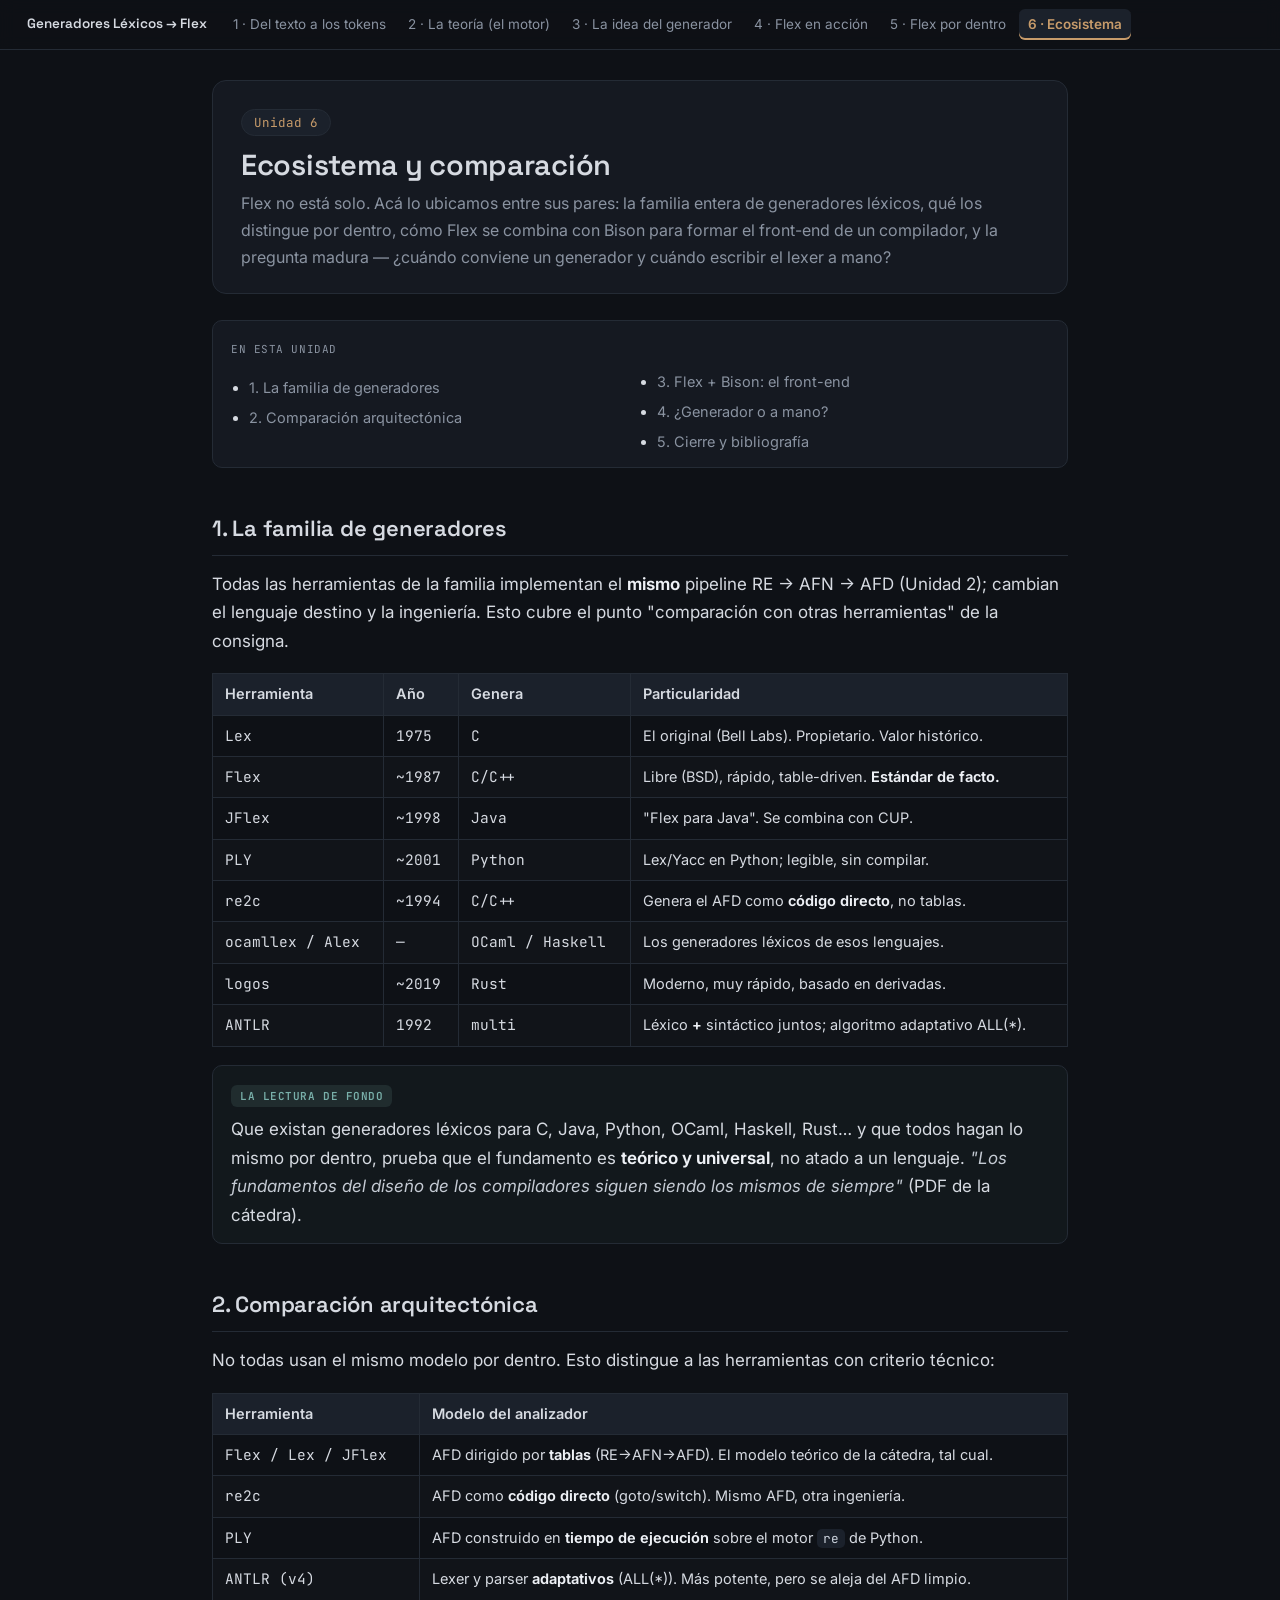
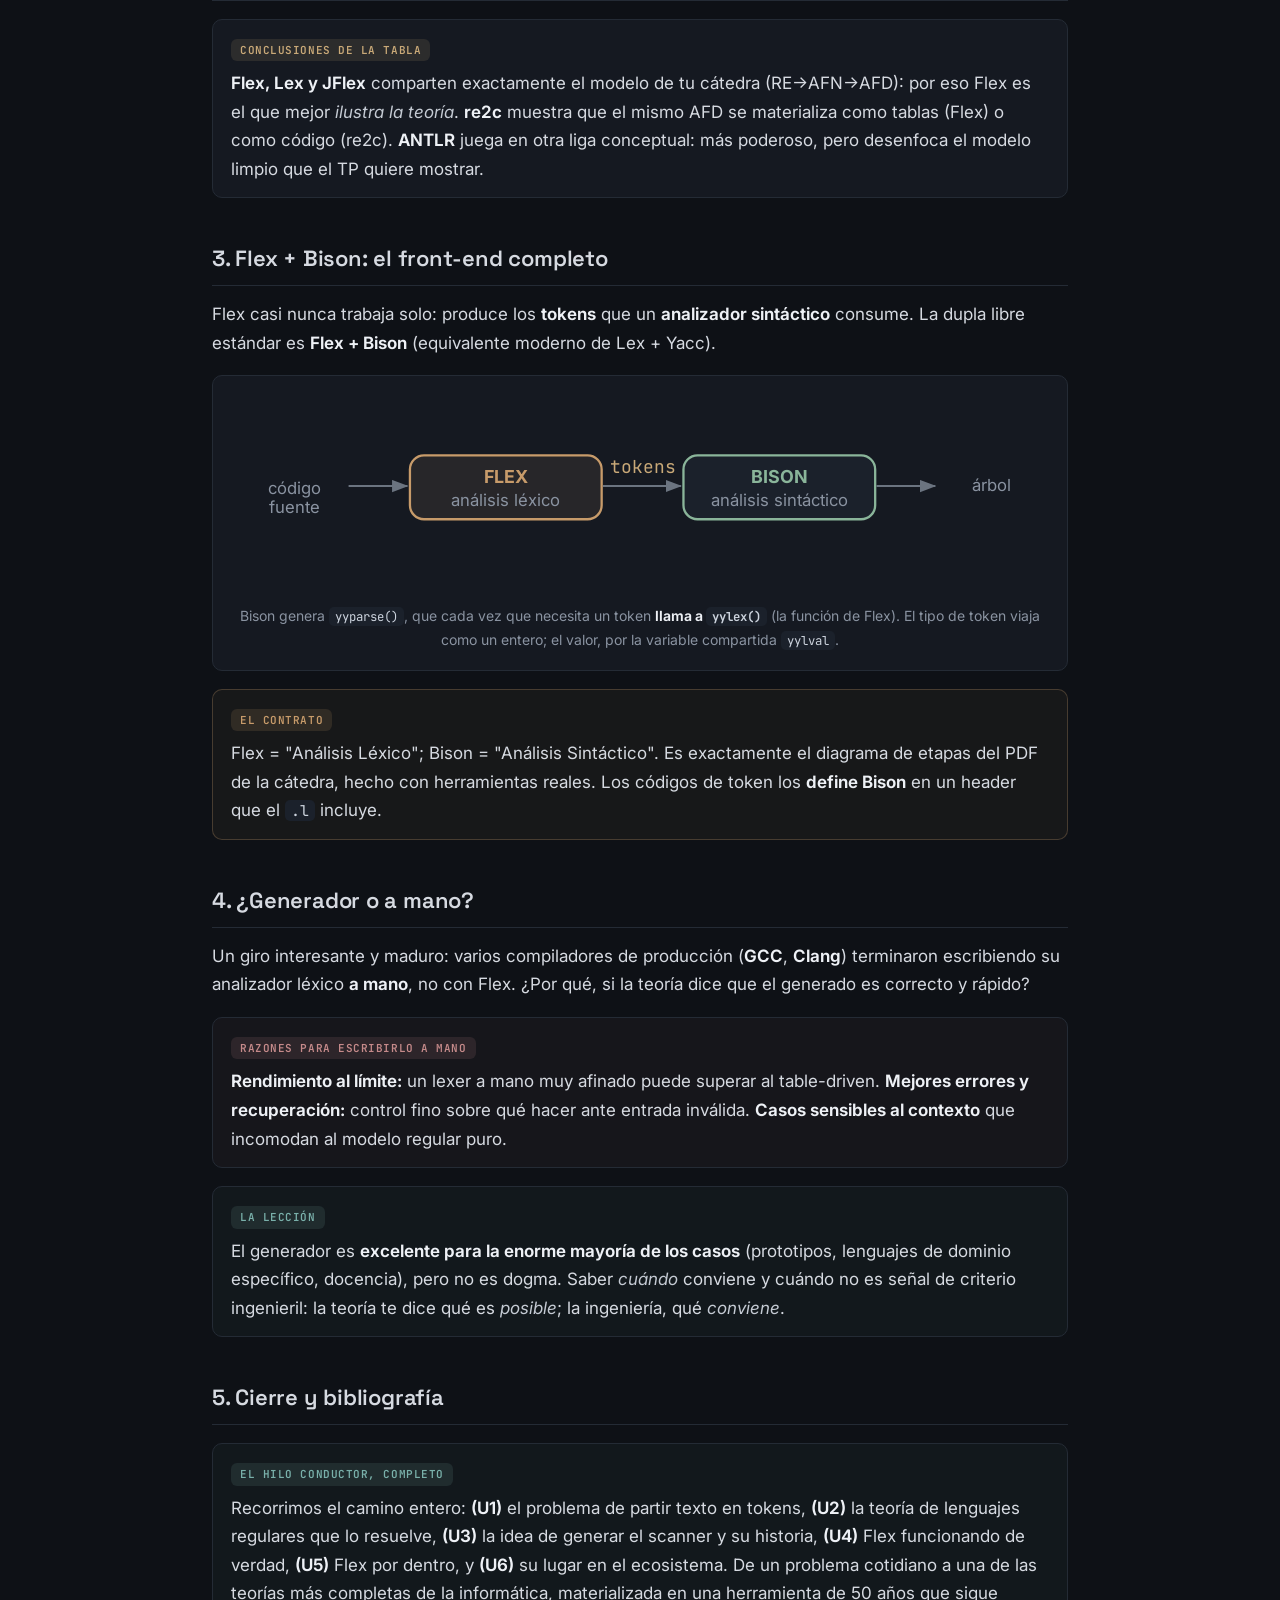
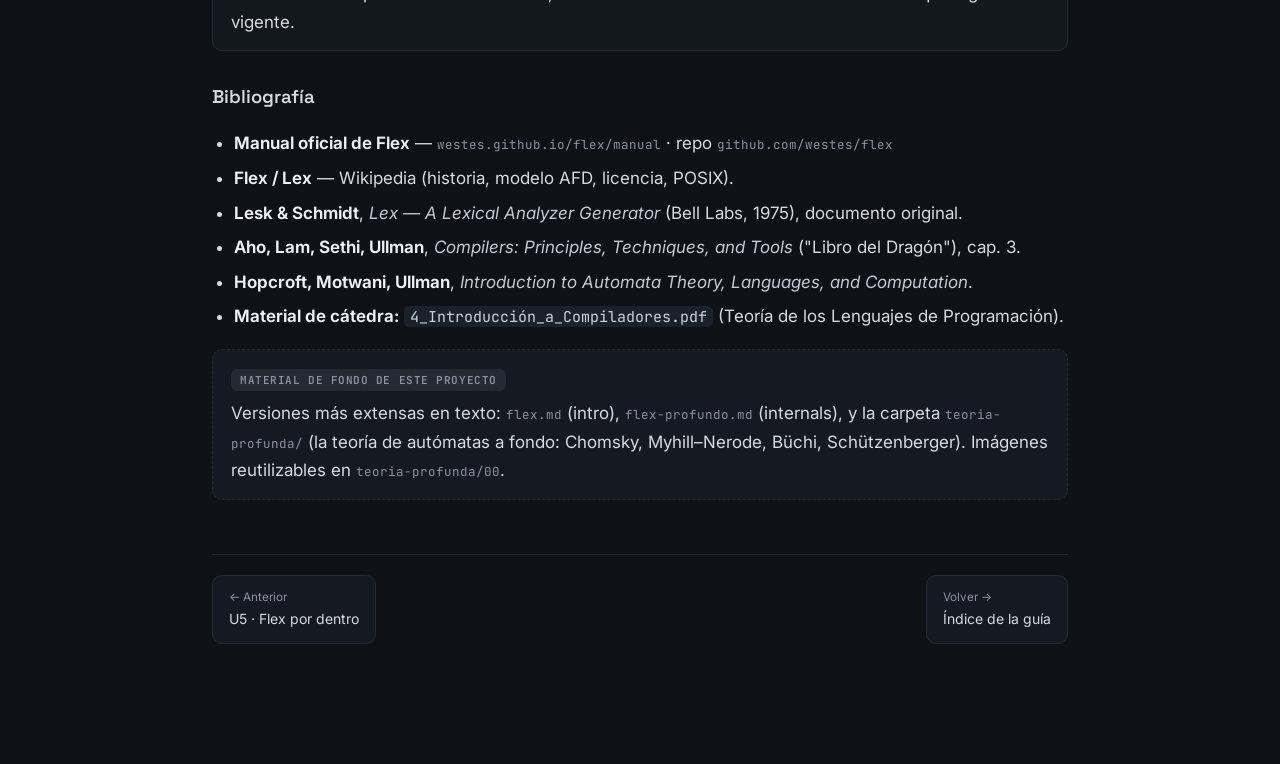
<file: guia-generadores-lexicos/u6-ecosistema-y-comparacion.html>
<!DOCTYPE html>
<html lang="es">
<head>
<meta charset="UTF-8">
<meta name="viewport" content="width=device-width, initial-scale=1.0">
<title>U6 · Ecosistema y comparación — Generadores Léxicos</title>
<link rel="stylesheet" href="styles.css">
</head>
<body>
<nav class="nav">
  <a class="home" href="index.html">Generadores Léxicos → Flex</a>
  <a href="u1-del-texto-a-los-tokens.html">1 · Del texto a los tokens</a>
  <a href="u2-la-teoria-el-motor.html">2 · La teoría (el motor)</a>
  <a href="u3-la-idea-del-generador.html">3 · La idea del generador</a>
  <a href="u4-flex-en-accion.html">4 · Flex en acción</a>
  <a href="u5-flex-por-dentro.html">5 · Flex por dentro</a>
  <a class="activo" href="u6-ecosistema-y-comparacion.html">6 · Ecosistema</a>
</nav>

<main>
  <div class="hero">
    <span class="tag">Unidad 6</span>
    <h1>Ecosistema y comparación</h1>
    <p>Flex no está solo. Acá lo ubicamos entre sus pares: la familia entera de generadores léxicos, qué los distingue por dentro, cómo Flex se combina con Bison para formar el front-end de un compilador, y la pregunta madura — ¿cuándo conviene un generador y cuándo escribir el lexer a mano?</p>
  </div>

  <div class="toc">
    <span class="et">En esta unidad</span>
    <ul>
      <li><a href="#familia">1. La familia de generadores</a></li>
      <li><a href="#arquitectura">2. Comparación arquitectónica</a></li>
      <li><a href="#bison">3. Flex + Bison: el front-end</a></li>
      <li><a href="#mano">4. ¿Generador o a mano?</a></li>
      <li><a href="#cierre">5. Cierre y bibliografía</a></li>
    </ul>
  </div>

  <h2 id="familia">1. La familia de generadores</h2>
  <p>Todas las herramientas de la familia implementan el <strong>mismo</strong> pipeline RE → AFN → AFD (Unidad 2); cambian el lenguaje destino y la ingeniería. Esto cubre el punto "comparación con otras herramientas" de la consigna.</p>
  <table>
    <thead><tr><th>Herramienta</th><th>Año</th><th>Genera</th><th>Particularidad</th></tr></thead>
    <tbody>
      <tr><td class="mono">Lex</td><td class="mono">1975</td><td class="mono">C</td><td>El original (Bell Labs). Propietario. Valor histórico.</td></tr>
      <tr><td class="mono">Flex</td><td class="mono">~1987</td><td class="mono">C/C++</td><td>Libre (BSD), rápido, table-driven. <strong>Estándar de facto.</strong></td></tr>
      <tr><td class="mono">JFlex</td><td class="mono">~1998</td><td class="mono">Java</td><td>"Flex para Java". Se combina con CUP.</td></tr>
      <tr><td class="mono">PLY</td><td class="mono">~2001</td><td class="mono">Python</td><td>Lex/Yacc en Python; legible, sin compilar.</td></tr>
      <tr><td class="mono">re2c</td><td class="mono">~1994</td><td class="mono">C/C++</td><td>Genera el AFD como <strong>código directo</strong>, no tablas.</td></tr>
      <tr><td class="mono">ocamllex / Alex</td><td class="mono">—</td><td class="mono">OCaml / Haskell</td><td>Los generadores léxicos de esos lenguajes.</td></tr>
      <tr><td class="mono">logos</td><td class="mono">~2019</td><td class="mono">Rust</td><td>Moderno, muy rápido, basado en derivadas.</td></tr>
      <tr><td class="mono">ANTLR</td><td class="mono">1992</td><td class="mono">multi</td><td>Léxico <strong>+</strong> sintáctico juntos; algoritmo adaptativo ALL(*).</td></tr>
    </tbody>
  </table>
  <div class="box clave">
    <span class="et">La lectura de fondo</span>
    <p>Que existan generadores léxicos para C, Java, Python, OCaml, Haskell, Rust… y que todos hagan lo mismo por dentro, prueba que el fundamento es <strong>teórico y universal</strong>, no atado a un lenguaje. <em>"Los fundamentos del diseño de los compiladores siguen siendo los mismos de siempre"</em> (PDF de la cátedra).</p>
  </div>

  <h2 id="arquitectura">2. Comparación arquitectónica</h2>
  <p>No todas usan el mismo modelo por dentro. Esto distingue a las herramientas con criterio técnico:</p>
  <table>
    <thead><tr><th>Herramienta</th><th>Modelo del analizador</th></tr></thead>
    <tbody>
      <tr><td class="mono">Flex / Lex / JFlex</td><td>AFD dirigido por <strong>tablas</strong> (RE→AFN→AFD). El modelo teórico de la cátedra, tal cual.</td></tr>
      <tr><td class="mono">re2c</td><td>AFD como <strong>código directo</strong> (goto/switch). Mismo AFD, otra ingeniería.</td></tr>
      <tr><td class="mono">PLY</td><td>AFD construido en <strong>tiempo de ejecución</strong> sobre el motor <code>re</code> de Python.</td></tr>
      <tr><td class="mono">ANTLR (v4)</td><td>Lexer y parser <strong>adaptativos</strong> (ALL(*)). Más potente, pero se aleja del AFD limpio.</td></tr>
    </tbody>
  </table>
  <div class="box ej">
    <span class="et">Conclusiones de la tabla</span>
    <p><strong>Flex, Lex y JFlex</strong> comparten exactamente el modelo de tu cátedra (RE→AFN→AFD): por eso Flex es el que mejor <em>ilustra la teoría</em>. <strong>re2c</strong> muestra que el mismo AFD se materializa como tablas (Flex) o como código (re2c). <strong>ANTLR</strong> juega en otra liga conceptual: más poderoso, pero desenfoca el modelo limpio que el TP quiere mostrar.</p>
  </div>

  <h2 id="bison">3. Flex + Bison: el front-end completo</h2>
  <p>Flex casi nunca trabaja solo: produce los <strong>tokens</strong> que un <strong>analizador sintáctico</strong> consume. La dupla libre estándar es <strong>Flex + Bison</strong> (equivalente moderno de Lex + Yacc).</p>
  <div class="diagrama">
    <svg viewBox="0 0 640 150" role="img" aria-label="Flex genera tokens que Bison consume">
      <defs><marker id="flecha" markerWidth="10" markerHeight="10" refX="7.5" refY="3" orient="auto" markerUnits="strokeWidth"><path d="M0,0 L8,3 L0,6 Z" fill="#6b7480"/></marker></defs>
      <text x="50" y="78" text-anchor="middle" class="svg-cap">código<tspan x="50" dy="15">fuente</tspan></text>
      <line class="svg-arco" x1="92" y1="72" x2="138" y2="72"/>
      <rect x="140" y="48" width="150" height="50" rx="11" fill="rgba(199,155,106,0.10)" stroke="#c79b6a" stroke-width="1.8"/>
      <text x="215" y="70" text-anchor="middle" font-family="Inter, sans-serif" font-size="14" font-weight="700" fill="#c79b6a">FLEX</text>
      <text x="215" y="88" text-anchor="middle" class="svg-cap">análisis léxico</text>
      <line class="svg-arco" x1="291" y1="72" x2="352" y2="72"/>
      <text x="322" y="62" text-anchor="middle" class="svg-rotulo" font-size="11">tokens</text>
      <rect x="354" y="48" width="150" height="50" rx="11" fill="#1b212b" stroke="#8ab59a" stroke-width="1.8"/>
      <text x="429" y="70" text-anchor="middle" font-family="Inter, sans-serif" font-size="14" font-weight="700" fill="#8ab59a">BISON</text>
      <text x="429" y="88" text-anchor="middle" class="svg-cap">análisis sintáctico</text>
      <line class="svg-arco" x1="505" y1="72" x2="551" y2="72"/>
      <text x="595" y="76" text-anchor="middle" class="svg-cap">árbol</text>
    </svg>
    <div class="pie center">Bison genera <code>yyparse()</code>, que cada vez que necesita un token <strong>llama a <code>yylex()</code></strong> (la función de Flex). El tipo de token viaja como un entero; el valor, por la variable compartida <code>yylval</code>.</div>
  </div>
  <div class="box tool">
    <span class="et">El contrato</span>
    <p>Flex = "Análisis Léxico"; Bison = "Análisis Sintáctico". Es exactamente el diagrama de etapas del PDF de la cátedra, hecho con herramientas reales. Los códigos de token los <strong>define Bison</strong> en un header que el <code>.l</code> incluye.</p>
  </div>

  <h2 id="mano">4. ¿Generador o a mano?</h2>
  <p>Un giro interesante y maduro: varios compiladores de producción (<strong>GCC</strong>, <strong>Clang</strong>) terminaron escribiendo su analizador léxico <strong>a mano</strong>, no con Flex. ¿Por qué, si la teoría dice que el generado es correcto y rápido?</p>
  <div class="box ojo">
    <span class="et">Razones para escribirlo a mano</span>
    <p><strong>Rendimiento al límite:</strong> un lexer a mano muy afinado puede superar al table-driven. <strong>Mejores errores y recuperación:</strong> control fino sobre qué hacer ante entrada inválida. <strong>Casos sensibles al contexto</strong> que incomodan al modelo regular puro.</p>
  </div>
  <div class="box clave">
    <span class="et">La lección</span>
    <p>El generador es <strong>excelente para la enorme mayoría de los casos</strong> (prototipos, lenguajes de dominio específico, docencia), pero no es dogma. Saber <em>cuándo</em> conviene y cuándo no es señal de criterio ingenieril: la teoría te dice qué es <em>posible</em>; la ingeniería, qué <em>conviene</em>.</p>
  </div>

  <h2 id="cierre">5. Cierre y bibliografía</h2>
  <div class="box clave">
    <span class="et">El hilo conductor, completo</span>
    <p>Recorrimos el camino entero: <strong>(U1)</strong> el problema de partir texto en tokens, <strong>(U2)</strong> la teoría de lenguajes regulares que lo resuelve, <strong>(U3)</strong> la idea de generar el scanner y su historia, <strong>(U4)</strong> Flex funcionando de verdad, <strong>(U5)</strong> Flex por dentro, y <strong>(U6)</strong> su lugar en el ecosistema. De un problema cotidiano a una de las teorías más completas de la informática, materializada en una herramienta de 50 años que sigue vigente.</p>
  </div>

  <h3>Bibliografía</h3>
  <ul>
    <li><strong>Manual oficial de Flex</strong> — <span class="refdoc">westes.github.io/flex/manual</span> · repo <span class="refdoc">github.com/westes/flex</span></li>
    <li><strong>Flex / Lex</strong> — Wikipedia (historia, modelo AFD, licencia, POSIX).</li>
    <li><strong>Lesk &amp; Schmidt</strong>, <em>Lex — A Lexical Analyzer Generator</em> (Bell Labs, 1975), documento original.</li>
    <li><strong>Aho, Lam, Sethi, Ullman</strong>, <em>Compilers: Principles, Techniques, and Tools</em> ("Libro del Dragón"), cap. 3.</li>
    <li><strong>Hopcroft, Motwani, Ullman</strong>, <em>Introduction to Automata Theory, Languages, and Computation</em>.</li>
    <li><strong>Material de cátedra:</strong> <code>4_Introducción_a_Compiladores.pdf</code> (Teoría de los Lenguajes de Programación).</li>
  </ul>
  <div class="box ext">
    <span class="et">Material de fondo de este proyecto</span>
    <p>Versiones más extensas en texto: <span class="refdoc">flex.md</span> (intro), <span class="refdoc">flex-profundo.md</span> (internals), y la carpeta <span class="refdoc">teoria-profunda/</span> (la teoría de autómatas a fondo: Chomsky, Myhill–Nerode, Büchi, Schützenberger). Imágenes reutilizables en <span class="refdoc">teoria-profunda/00</span>.</p>
  </div>

  <div class="pasos">
    <a href="u5-flex-por-dentro.html"><small>← Anterior</small>U5 · Flex por dentro</a>
    <a href="index.html"><small>Volver →</small>Índice de la guía</a>
  </div>
</main>
<script src="toc.js" defer></script>
</body>
</html>
</file>
<file: guia-generadores-lexicos/styles.css>
@import url('https://fonts.googleapis.com/css2?family=Inter:wght@400;500;600;700&family=Space+Grotesk:wght@500;600;700&family=JetBrains+Mono:wght@400;500;600&display=swap');

/* Guía de estudio — Generadores de Analizadores Léxicos → Flex
   Mismo lenguaje visual que la guía profunda de ALF (dark mode apagado, cards con chip de color).
   Acento desplazado a cobre/ámbar para evocar el tema "compiladores/Flex" y distinguir la guía.
   Tipografía: Space Grotesk (títulos) + Inter (cuerpo) + JetBrains Mono (código), vía Google Fonts. */

:root {
  --bg: #0e1116;
  --bg-card: #151921;
  --bg-soft: #1b212b;
  --bg-code: #11151c;
  --text: #d6dae1;
  --text-dim: #8a93a1;
  --line: #242b35;
  --line-soft: #1e242d;

  --accent: #c79b6a;          /* cobre/ámbar apagado: enlaces, títulos */

  /* paleta de categorías, desaturada */
  --def:   #8ab59a;           /* definición — verde apagado */
  --ej:    #c9a978;           /* ejemplo — ámbar apagado */
  --trad:  #a394c0;           /* traducción — violeta apagado */
  --clave: #79b0aa;           /* idea clave — verde azulado */
  --ojo:   #c58a8a;           /* ojo / error — coral apagado */
  --dem:   #8f9bc4;           /* demostración / paso a paso — índigo apagado */
  --tool:  #c79b6a;           /* sobre la herramienta — cobre */

  --mono: "JetBrains Mono", "Cascadia Code", Consolas, monospace;
  --sans: "Inter", "Segoe UI", system-ui, -apple-system, Roboto, Arial, sans-serif;
  --display: "Space Grotesk", "Inter", "Segoe UI", system-ui, sans-serif;
  --maxw: 900px;
}

* { box-sizing: border-box; }
html { scroll-behavior: smooth; }

body {
  margin: 0;
  background: var(--bg);
  color: var(--text);
  font-family: var(--sans);
  font-size: 17px;
  line-height: 1.68;
}

/* ---------- Navegación ---------- */
.nav {
  position: sticky; top: 0; z-index: 50;
  background: rgba(14,17,22,0.93);
  backdrop-filter: blur(8px);
  border-bottom: 1px solid var(--line);
  padding: 9px 18px;
  display: flex; gap: 4px; flex-wrap: wrap; align-items: center;
  font-size: 13.5px;
}
.nav a {
  color: var(--text-dim); text-decoration: none;
  padding: 4px 9px; border-radius: 6px; white-space: nowrap;
}
.nav a:hover { background: var(--bg-soft); color: var(--text); }
.nav a.activo { background: var(--bg-soft); color: var(--accent); font-weight: 600; box-shadow: inset 0 -2px 0 var(--accent); }
.nav .home { font-weight: 700; color: var(--text); margin-right: 4px; }

main { max-width: var(--maxw); margin: 0 auto; padding: 30px 22px 120px; }

/* ---------- Encabezado de unidad ---------- */
.hero {
  border: 1px solid var(--line);
  border-radius: 14px;
  padding: 26px 28px 22px;
  background: var(--bg-card);
  margin-bottom: 26px;
}
.hero .tag {
  display: inline-block; font-family: var(--mono); font-size: 12.5px;
  color: var(--accent); border: 1px solid var(--line);
  background: var(--bg-soft);
  border-radius: 999px; padding: 2px 12px; margin-bottom: 12px;
}
.hero h1 { margin: 0 0 8px; font-size: 29px; line-height: 1.2; letter-spacing: -0.01em; }
.hero p { margin: 0; color: var(--text-dim); font-size: 16px; }

/* ---------- Títulos ---------- */
h2 { font-size: 22px; margin: 42px 0 14px; padding-bottom: 8px; border-bottom: 1px solid var(--line); letter-spacing: -0.01em; }
h3 { font-size: 18.5px; margin: 30px 0 10px; color: var(--text); }
h4 { font-size: 16px; margin: 22px 0 8px; color: var(--text-dim); text-transform: uppercase; letter-spacing: 0.04em; }
h1, h2, h3, .hero h1, .tarjeta h3, .nav .home { font-family: var(--display); font-weight: 600; }
p { margin: 12px 0; }
a { color: var(--accent); }
strong { color: #eef1f6; font-weight: 650; }
em { color: #c4cad3; }
code {
  font-family: var(--mono); background: var(--bg-soft);
  padding: 1px 6px; border-radius: 5px; font-size: 0.88em; color: #cdd4de;
}

/* ---------- Fórmula + traducción ---------- */
.formula {
  font-family: var(--mono);
  background: var(--bg-code);
  border: 1px solid var(--line);
  border-radius: 9px 9px 0 0;
  padding: 15px 18px; margin: 18px 0 0;
  font-size: 15px; line-height: 1.6;
  overflow-x: auto; white-space: pre-wrap; color: #d3dae4;
}
.formula.sola { border-radius: 9px; margin-bottom: 18px; }
.trad {
  background: rgba(163,148,192,0.06);
  border: 1px solid var(--line); border-top: none;
  border-radius: 0 0 9px 9px;
  padding: 11px 18px 13px; margin: 0 0 18px; font-size: 15.5px;
}
.trad::before {
  content: "En humano";
  display: inline-block;
  font-family: var(--mono); font-size: 11px; letter-spacing: 0.05em; text-transform: uppercase;
  color: var(--trad); background: rgba(163,148,192,0.12);
  padding: 1px 8px; border-radius: 5px; margin-bottom: 6px;
}

/* ---------- Cajas ---------- */
.box {
  border: 1px solid var(--line);
  border-radius: 10px;
  padding: 14px 18px; margin: 18px 0;
  background: var(--bg-card);
}
.box .et {
  display: inline-block;
  font-family: var(--mono); font-size: 11px; letter-spacing: 0.05em; text-transform: uppercase;
  padding: 2px 9px; border-radius: 6px; margin-bottom: 8px; font-weight: 600;
}
.box p:first-of-type { margin-top: 0; }
.box p:last-child, .box ul:last-child, .box ol:last-child { margin-bottom: 0; }

.def   .et { color: var(--def);   background: rgba(138,181,154,0.13); }
.ej    .et { color: var(--ej);    background: rgba(201,169,120,0.13); }
.clave .et { color: var(--clave); background: rgba(121,176,170,0.13); }
.ojo   .et { color: var(--ojo);   background: rgba(197,138,138,0.13); }
.dem   .et { color: var(--dem);   background: rgba(143,155,196,0.14); }
.ext   .et { color: var(--text-dim); background: rgba(138,147,161,0.13); }
.tool  .et { color: var(--tool);  background: rgba(199,155,106,0.14); }

.clave { background: rgba(121,176,170,0.045); }
.ojo   { background: rgba(197,138,138,0.045); }
.dem   { background: rgba(143,155,196,0.045); }
.tool  { background: rgba(199,155,106,0.05); border-color: rgba(199,155,106,0.28); }
.ext   { border-style: dashed; }

/* badges en línea */
.badge {
  display: inline-block; font-family: var(--mono); font-size: 10.5px;
  letter-spacing: 0.04em; text-transform: uppercase; font-weight: 600;
  padding: 1px 7px; border-radius: 5px; vertical-align: middle; margin-left: 6px;
}
.badge-ext  { color: var(--text-dim); background: rgba(138,147,161,0.13); border: 1px dashed var(--line); }
.badge-tool { color: var(--tool); background: rgba(199,155,106,0.14); }

/* pasos numerados */
.dem ol.pasos-dem { counter-reset: paso; list-style: none; padding-left: 0; margin: 6px 0 0; }
.dem ol.pasos-dem > li {
  counter-increment: paso; position: relative;
  padding: 6px 0 6px 38px; border-top: 1px solid var(--line-soft);
}
.dem ol.pasos-dem > li:first-child { border-top: none; }
.dem ol.pasos-dem > li::before {
  content: counter(paso); position: absolute; left: 0; top: 6px;
  width: 24px; height: 24px; border-radius: 6px;
  background: rgba(143,155,196,0.14); color: var(--dem);
  font-family: var(--mono); font-size: 13px; font-weight: 600;
  display: flex; align-items: center; justify-content: center;
}

/* ---------- Tablas ---------- */
table { border-collapse: collapse; width: 100%; margin: 18px 0; font-size: 14.5px; }
th, td { border: 1px solid var(--line); padding: 8px 12px; text-align: left; vertical-align: top; }
th { background: var(--bg-soft); color: var(--text); font-weight: 600; }
td.mono, th.mono { font-family: var(--mono); }
tr:nth-child(even) td { background: rgba(255,255,255,0.012); }
.tabla-trans td, .tabla-trans th { text-align: center; font-family: var(--mono); }
.estado-ini { color: var(--clave); font-weight: 700; }
.estado-fin { color: var(--def); font-weight: 700; }
caption { caption-side: top; text-align: left; color: var(--text-dim); font-size: 13.5px; margin-bottom: 6px; }

/* ---------- Diagramas SVG ---------- */
.diagrama {
  background: var(--bg-card); border: 1px solid var(--line);
  border-radius: 10px; padding: 18px; margin: 18px 0; text-align: center; overflow-x: auto;
}
.diagrama svg { max-width: 100%; height: auto; }
.diagrama .pie { color: var(--text-dim); font-size: 14px; margin-top: 10px; text-align: left; }
.diagrama .pie.center { text-align: center; }
.svg-estado { fill: var(--bg-soft); stroke: var(--accent); stroke-width: 1.8; }
.svg-final  { fill: none; stroke: var(--def); stroke-width: 1.8; }
.svg-muerto { fill: var(--bg-soft); stroke: var(--ojo); stroke-width: 1.6; stroke-dasharray: 4 3; }
.svg-txt    { fill: var(--text); font-family: var(--mono); font-size: 15px; }
.svg-txt-s  { fill: var(--text); font-family: var(--mono); font-size: 12px; }
.svg-arco   { stroke: #6b7480; stroke-width: 1.6; fill: none; marker-end: url(#flecha); }
.svg-rotulo { fill: var(--ej); font-family: var(--mono); font-size: 14px; }
.svg-cap    { fill: var(--text-dim); font-family: var(--sans); font-size: 13px; }

/* ---------- Listas ---------- */
ul, ol { padding-left: 22px; }
li { margin: 6px 0; }
.simbolo { font-family: var(--mono); color: var(--clave); }

/* ---------- Índice (cards) ---------- */
.grid { display: grid; grid-template-columns: repeat(auto-fill, minmax(250px, 1fr)); gap: 14px; margin: 22px 0; }
.tarjeta {
  display: block; text-decoration: none; color: inherit;
  border: 1px solid var(--line); border-radius: 11px; padding: 17px; background: var(--bg-card);
  transition: border-color .12s, background .12s;
}
.tarjeta:hover { border-color: var(--accent); background: var(--bg-soft); }
.tarjeta .num { font-family: var(--mono); color: var(--accent); font-size: 12.5px; }
.tarjeta h3 { margin: 6px 0 6px; color: var(--text); font-size: 17px; }
.tarjeta p { margin: 0; color: var(--text-dim); font-size: 14px; }

/* ---------- Navegación inferior ---------- */
.pasos {
  display: flex; justify-content: space-between; gap: 12px;
  margin-top: 54px; border-top: 1px solid var(--line); padding-top: 20px;
}
.pasos a {
  text-decoration: none; color: var(--text); border: 1px solid var(--line);
  border-radius: 10px; padding: 12px 16px; background: var(--bg-card); font-size: 14px; max-width: 48%;
}
.pasos a:hover { border-color: var(--accent); }
.pasos small { color: var(--text-dim); display: block; }

/* ---------- Detalle plegable ---------- */
details { border: 1px solid var(--line); border-radius: 10px; padding: 12px 16px; margin: 16px 0; background: var(--bg-card); }
summary { cursor: pointer; font-weight: 600; color: var(--accent); }
details[open] summary { margin-bottom: 10px; }

/* ---------- Índice "en esta unidad" ---------- */
.toc { border: 1px solid var(--line); border-radius: 10px; padding: 12px 18px; margin: 0 0 26px; background: var(--bg-card); }
.toc .et { font-family: var(--mono); font-size: 11px; text-transform: uppercase; letter-spacing: 0.05em; color: var(--text-dim); }
.toc ul { columns: 2; margin: 8px 0 0; padding-left: 18px; font-size: 14.5px; }
.toc a { color: var(--text-dim); text-decoration: none; }
.toc a:hover { color: var(--accent); }

/* ========== Helpers nuevos de esta guía ========== */

/* Flujo de transformaciones horizontal (RE → AFN → AFD → código) */
.flujo { display: flex; flex-wrap: wrap; align-items: center; gap: 10px; justify-content: center; margin: 20px 0; }
.flujo .etapa {
  border: 1px solid var(--line); background: var(--bg-soft); border-radius: 10px;
  padding: 10px 15px; font-family: var(--mono); font-size: 13.5px; text-align: center; color: var(--text);
}
.flujo .etapa small { display: block; color: var(--text-dim); font-family: var(--sans); font-size: 11.5px; margin-top: 3px; }
.flujo .etapa.foco { border-color: var(--accent); color: var(--accent); }
.flujo .flecha { color: var(--text-dim); font-family: var(--mono); font-size: 18px; }
.flujo .flecha small { display: block; font-size: 10px; text-align: center; }

/* Cadena de tokens (chips) */
.tokens { display: flex; flex-wrap: wrap; gap: 8px; margin: 14px 0; align-items: center; }
.tok {
  font-family: var(--mono); font-size: 13px; border: 1px solid var(--line);
  border-radius: 7px; padding: 4px 10px; background: var(--bg-soft); white-space: nowrap;
}
.tok b { color: var(--accent); font-weight: 600; }
.tok .lex { color: var(--def); }

/* Mapa de archivos / referencia cruzada al material en markdown */
.refdoc { font-family: var(--mono); font-size: 12.5px; color: var(--text-dim); }

@media (max-width: 600px) {
  body { font-size: 16px; }
  .hero h1 { font-size: 23px; }
  main { padding: 20px 14px 80px; }
  .toc ul { columns: 1; }
}

/* ---------- Índice lateral derecho ("en esta página") ---------- */
h2, h3 { scroll-margin-top: 74px; }
.layout { display: block; max-width: var(--maxw); margin: 0 auto; }
.rail { display: none; }
.rail-tit { font-family: var(--mono); font-size: 11px; text-transform: uppercase; letter-spacing: 0.06em; color: var(--text-dim); margin: 0 0 10px 14px; }
.rail ul { list-style: none; padding: 0; margin: 0; }
.rail a {
  display: block; padding: 5px 12px; margin-left: -1px; line-height: 1.3;
  color: var(--text-dim); text-decoration: none; border-left: 2px solid var(--line);
  transition: color .12s, border-color .12s;
}
.rail a:hover { color: var(--text); border-left-color: var(--text-dim); }
.rail a.active { color: var(--accent); border-left-color: var(--accent); font-weight: 600; }
.rail li.lvl3 a { padding-left: 26px; font-size: 12.5px; }

@media (min-width: 1400px) {
  /* Contenido centrado en el viewport; índice lateral fijo, pegado al borde derecho. */
  .layout { display: block; max-width: var(--maxw); margin: 0 auto; }
  .layout > main { margin: 0 auto; max-width: var(--maxw); width: 100%; }
  .rail {
    display: block; position: fixed; top: 60px; right: 14px;
    width: 200px;
    max-height: calc(100vh - 84px); overflow-y: auto;
    padding: 2px 2px 24px 0;
    font-size: 13px;
  }
  .toc { display: none; }
}
</file>
